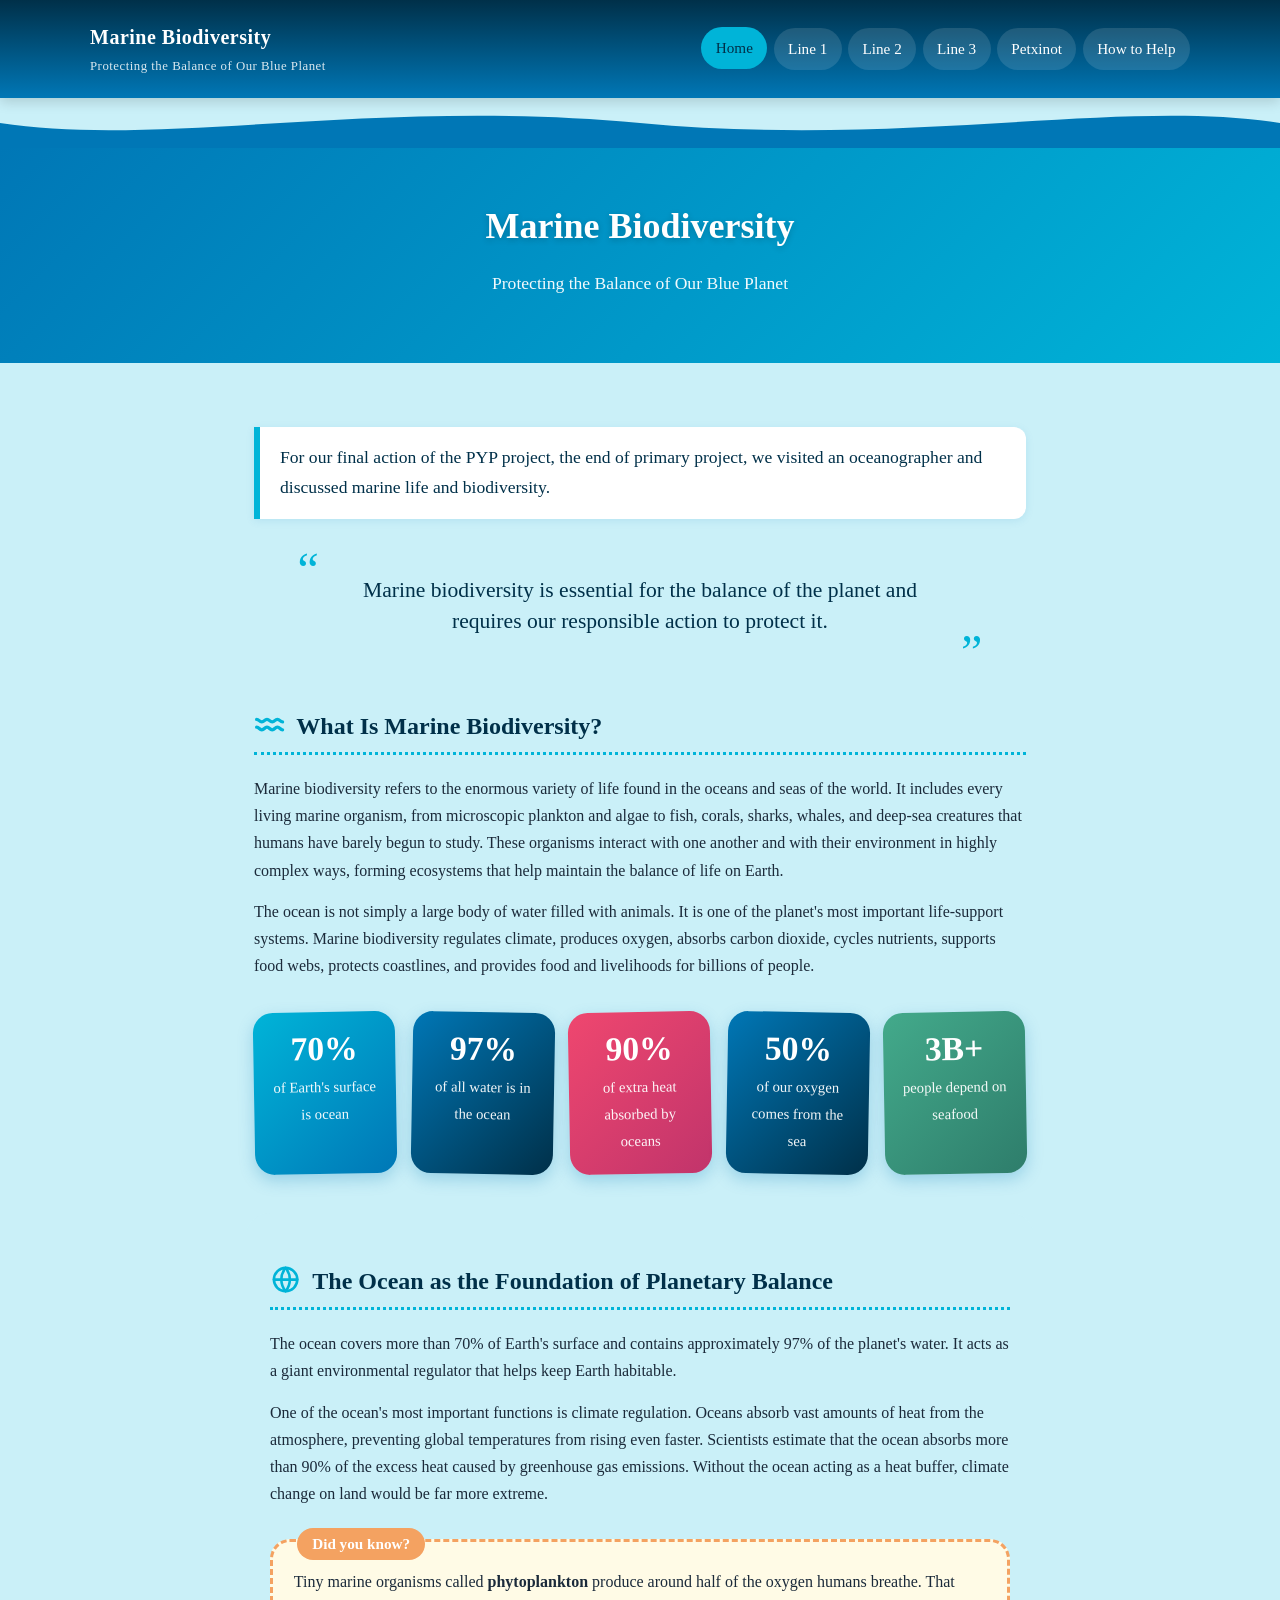
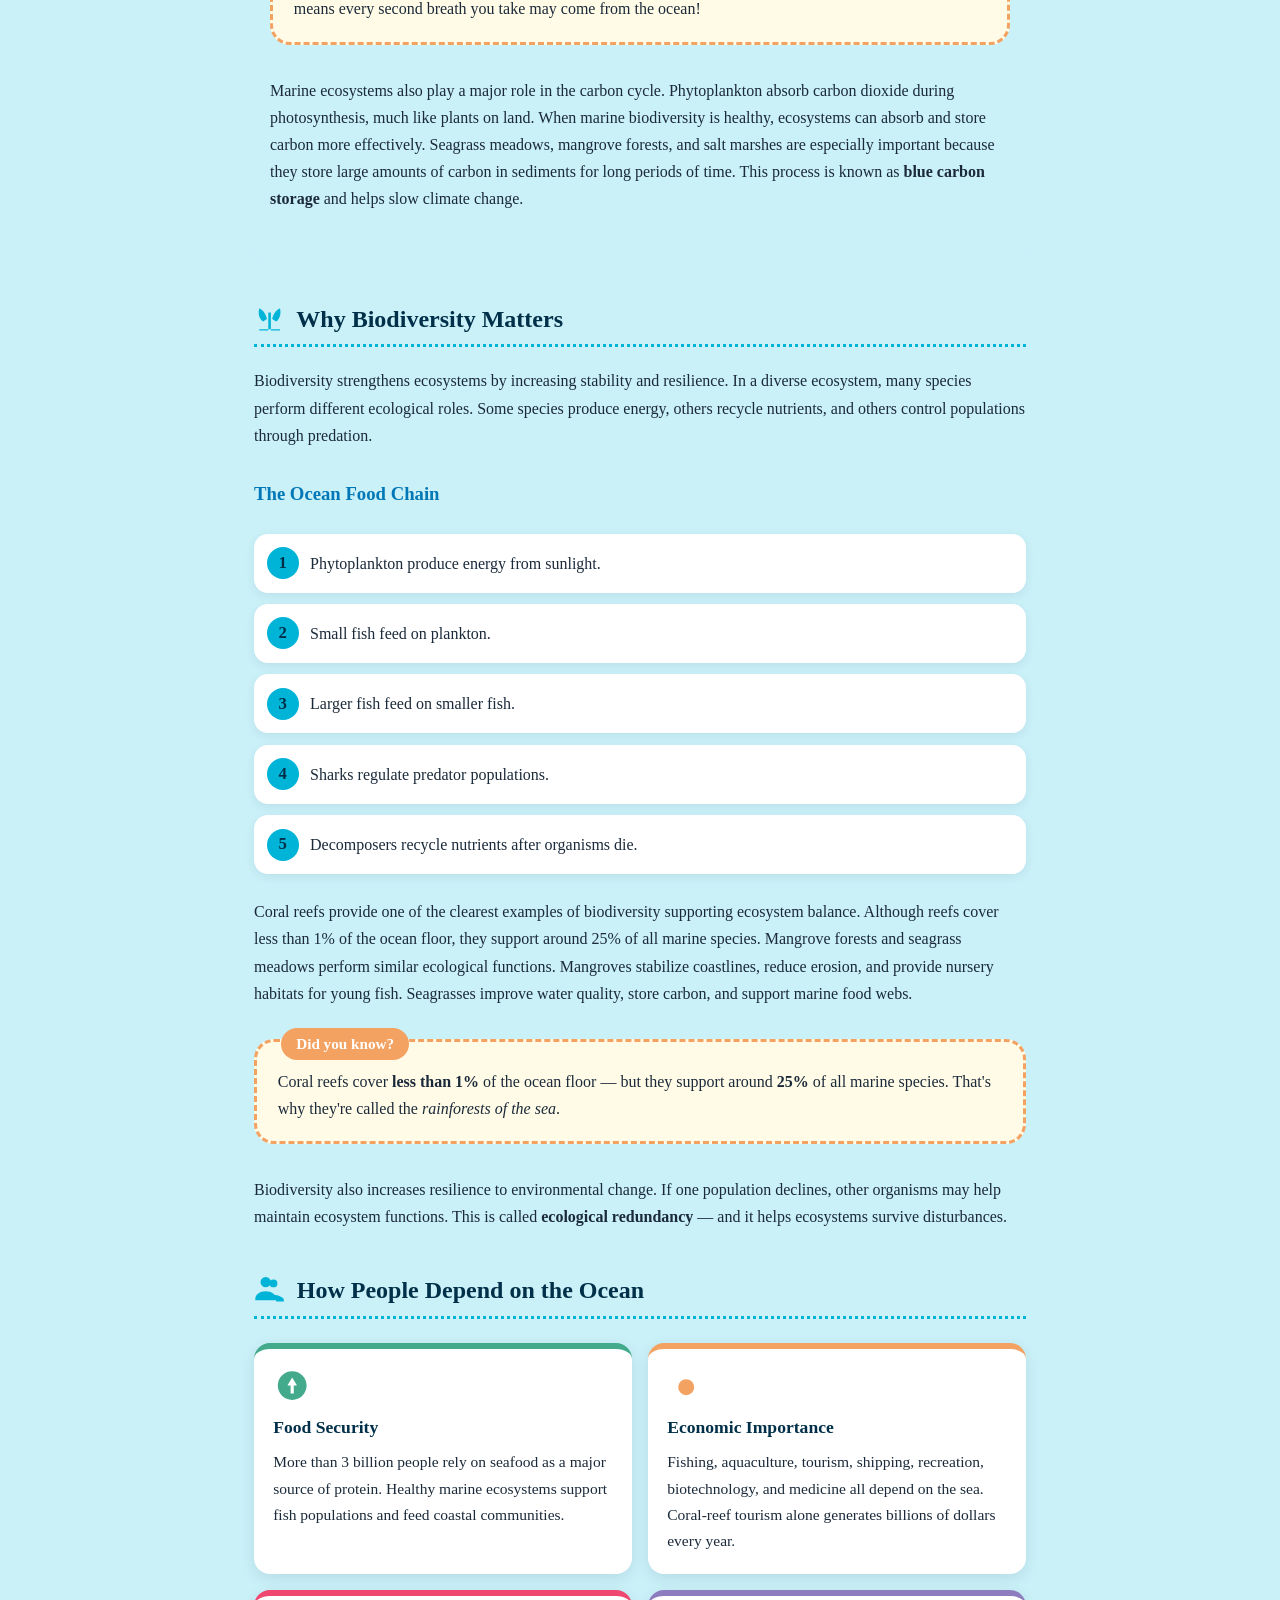
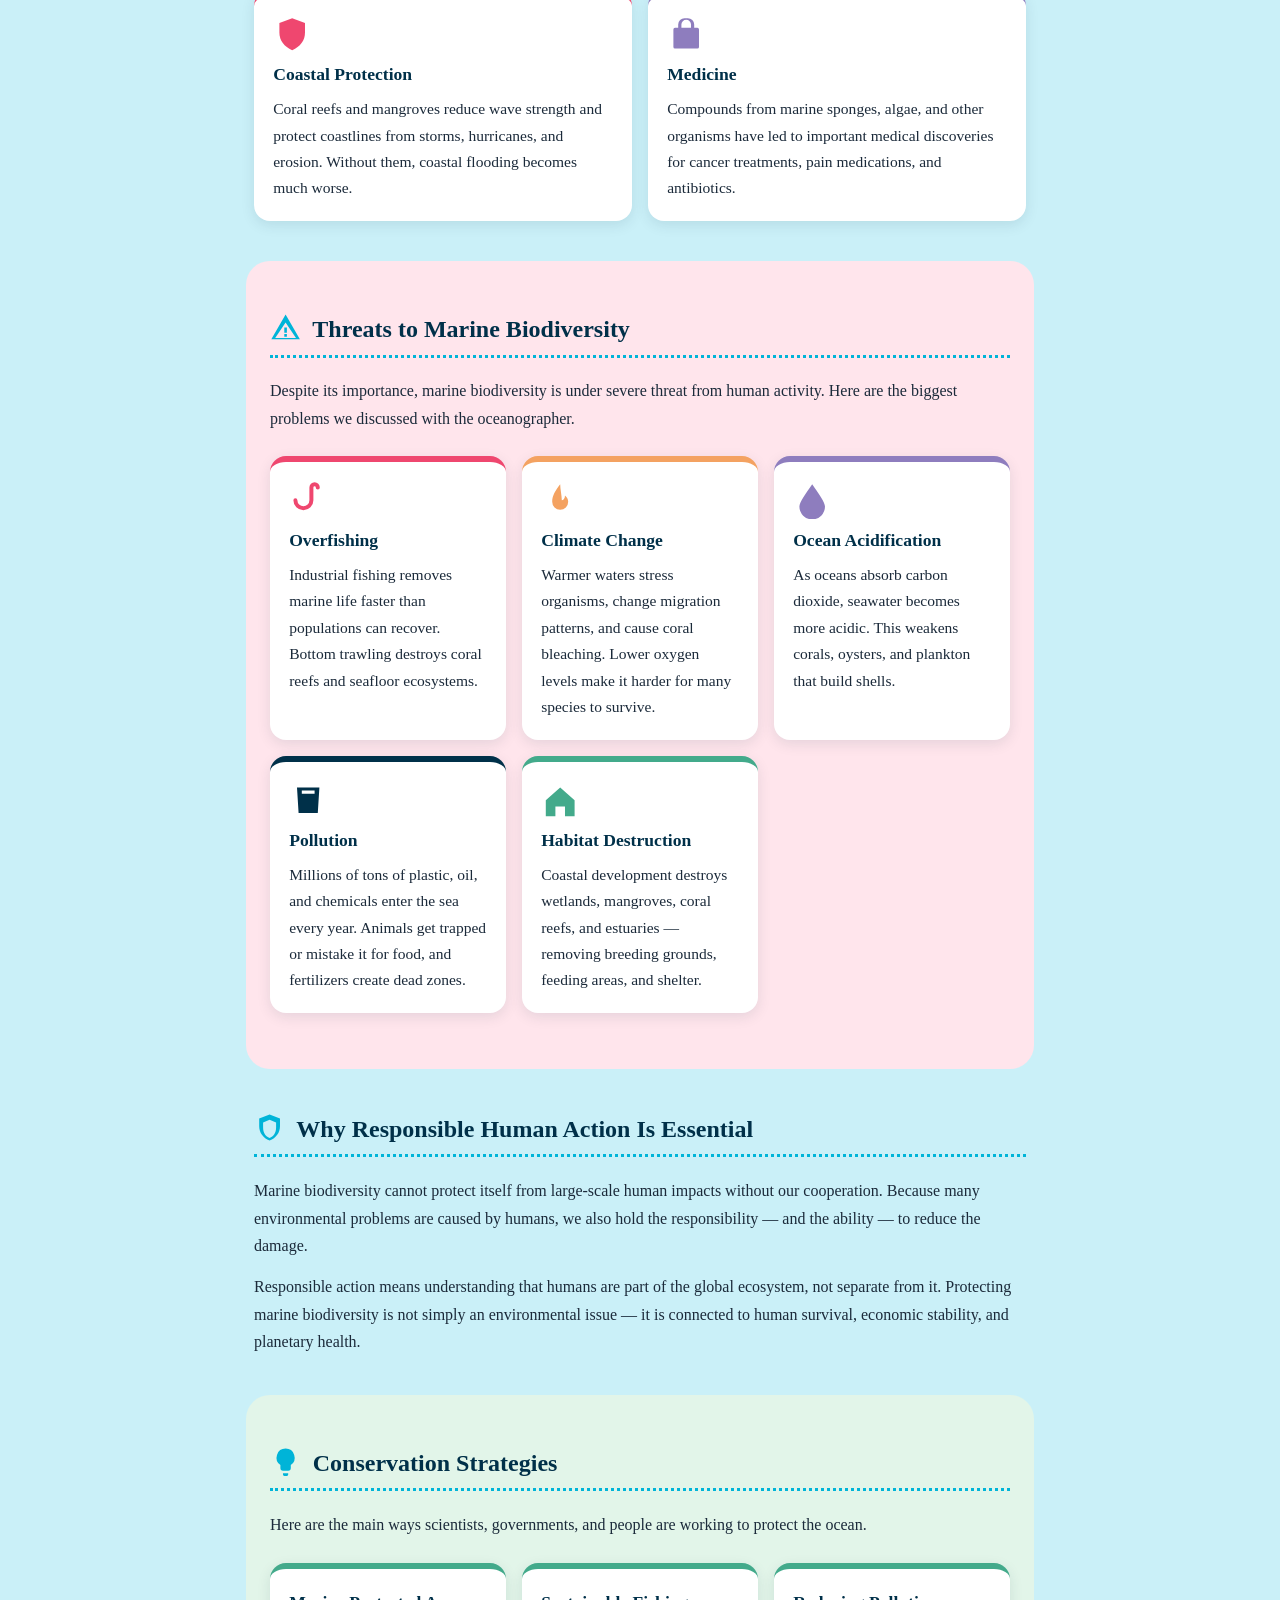
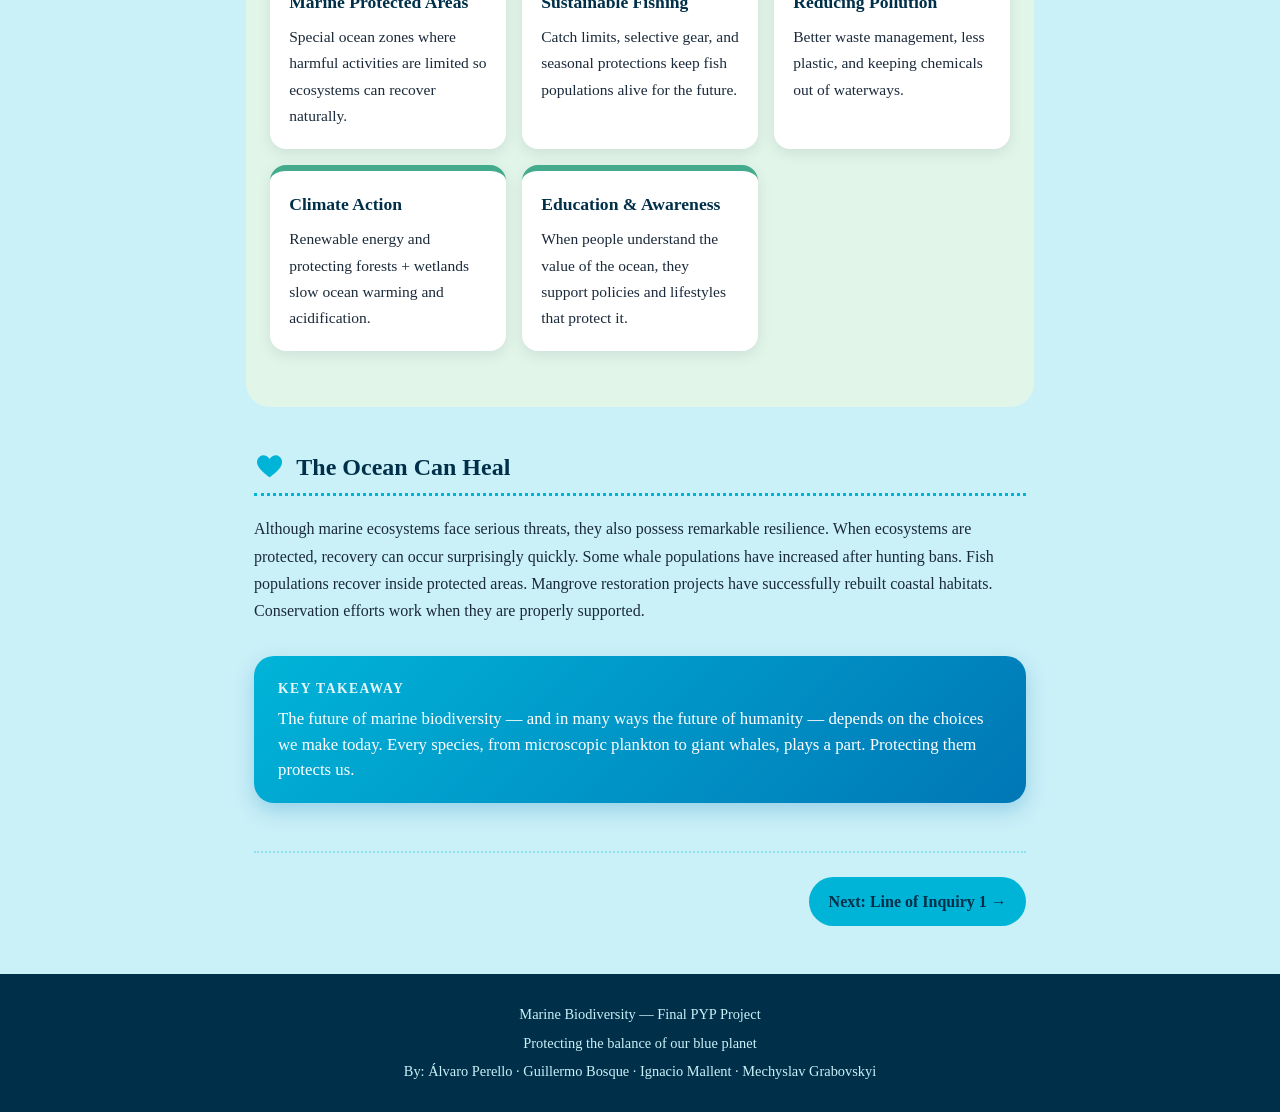
<file: index.html>
<!DOCTYPE html>
<html lang="en">
<head>
  <meta charset="UTF-8" />
  <meta name="viewport" content="width=device-width, initial-scale=1.0" />
  <title>Marine Biodiversity — Home</title>
  <link rel="stylesheet" href="css/style.css" />
</head>
<body>
  <header class="site-header">
    <div class="site-header__inner">
      <h1 class="site-title">
        <a href="index.html">
          Marine Biodiversity
          <small>Protecting the Balance of Our Blue Planet</small>
        </a>
      </h1>
      <button class="nav-toggle" aria-expanded="false" aria-controls="main-nav">Menu</button>
      <nav class="main-nav" id="main-nav" aria-label="Main">
        <ul>
          <li><a href="index.html">Home</a></li>
          <li><a href="line-of-inquiry-1.html">Line 1</a></li>
          <li><a href="line-of-inquiry-2.html">Line 2</a></li>
          <li><a href="line-of-inquiry-3.html">Line 3</a></li>
          <li><a href="petxinot.html">Petxinot</a></li>
          <li><a href="help.html">How to Help</a></li>
        </ul>
      </nav>
    </div>
  </header>
  <div class="wave" aria-hidden="true"></div>

  <section class="hero">
    <h1>Marine Biodiversity</h1>
    <p>Protecting the Balance of Our Blue Planet</p>
  </section>

  <main>
    <p class="lead">
      For our final action of the PYP project, the end of primary project, we
      visited an oceanographer and discussed marine life and biodiversity.
    </p>

    <p class="pull-quote">
      Marine biodiversity is essential for the balance of the planet and
      requires our responsible action to protect it.
    </p>

    <h2>
      <svg class="icon" viewBox="0 0 24 24" fill="none" stroke="currentColor" stroke-width="2.5" stroke-linecap="round" aria-hidden="true"><path d="M2 8c2 0 2 2 4 2s2-2 4-2 2 2 4 2 2-2 4-2 2 2 4 2"/><path d="M2 14c2 0 2 2 4 2s2-2 4-2 2 2 4 2 2-2 4-2 2 2 4 2"/></svg>
      What Is Marine Biodiversity?
    </h2>
    <p>
      Marine biodiversity refers to the enormous variety of life found in the
      oceans and seas of the world. It includes every living marine organism,
      from microscopic plankton and algae to fish, corals, sharks, whales, and
      deep-sea creatures that humans have barely begun to study. These
      organisms interact with one another and with their environment in highly
      complex ways, forming ecosystems that help maintain the balance of life
      on Earth.
    </p>
    <p>
      The ocean is not simply a large body of water filled with animals. It is
      one of the planet's most important life-support systems. Marine
      biodiversity regulates climate, produces oxygen, absorbs carbon dioxide,
      cycles nutrients, supports food webs, protects coastlines, and provides
      food and livelihoods for billions of people.
    </p>

    <div class="stat-strip">
      <div class="stat">
        <span class="stat-number">70%</span>
        <span class="stat-label">of Earth's surface is ocean</span>
      </div>
      <div class="stat">
        <span class="stat-number">97%</span>
        <span class="stat-label">of all water is in the ocean</span>
      </div>
      <div class="stat">
        <span class="stat-number">90%</span>
        <span class="stat-label">of extra heat absorbed by oceans</span>
      </div>
      <div class="stat">
        <span class="stat-number">50%</span>
        <span class="stat-label">of our oxygen comes from the sea</span>
      </div>
      <div class="stat">
        <span class="stat-number">3B+</span>
        <span class="stat-label">people depend on seafood</span>
      </div>
    </div>

    <section class="band band--foam">
      <h2>
        <svg class="icon" viewBox="0 0 24 24" fill="none" stroke="currentColor" stroke-width="2" aria-hidden="true"><circle cx="12" cy="12" r="9"/><path d="M3 12h18M12 3a14 14 0 010 18M12 3a14 14 0 000 18" stroke-linecap="round"/></svg>
        The Ocean as the Foundation of Planetary Balance
      </h2>
      <p>
        The ocean covers more than 70% of Earth's surface and contains
        approximately 97% of the planet's water. It acts as a giant
        environmental regulator that helps keep Earth habitable.
      </p>
      <p>
        One of the ocean's most important functions is climate regulation.
        Oceans absorb vast amounts of heat from the atmosphere, preventing
        global temperatures from rising even faster. Scientists estimate that
        the ocean absorbs more than 90% of the excess heat caused by
        greenhouse gas emissions. Without the ocean acting as a heat buffer,
        climate change on land would be far more extreme.
      </p>

      <div class="did-you-know">
        <p>
          Tiny marine organisms called <strong>phytoplankton</strong> produce
          around half of the oxygen humans breathe. That means every second
          breath you take may come from the ocean!
        </p>
      </div>

      <p>
        Marine ecosystems also play a major role in the carbon cycle.
        Phytoplankton absorb carbon dioxide during photosynthesis, much like
        plants on land. When marine biodiversity is healthy, ecosystems can
        absorb and store carbon more effectively. Seagrass meadows, mangrove
        forests, and salt marshes are especially important because they store
        large amounts of carbon in sediments for long periods of time. This
        process is known as <strong>blue carbon storage</strong> and helps
        slow climate change.
      </p>
    </section>

    <h2>
      <svg class="icon" viewBox="0 0 24 24" fill="currentColor" aria-hidden="true"><path d="M11 22V8h2v14h-2zM7 15c-3-2-4-6-3-10 3 1 5 4 6 8l-3 2zm10 0c3-2 4-6 3-10-3 1-5 4-6 8l3 2zM4 22h16v-1H4v1z"/></svg>
      Why Biodiversity Matters
    </h2>
    <p>
      Biodiversity strengthens ecosystems by increasing stability and
      resilience. In a diverse ecosystem, many species perform different
      ecological roles. Some species produce energy, others recycle nutrients,
      and others control populations through predation.
    </p>

    <h3>The Ocean Food Chain</h3>
    <ol class="steps">
      <li>Phytoplankton produce energy from sunlight.</li>
      <li>Small fish feed on plankton.</li>
      <li>Larger fish feed on smaller fish.</li>
      <li>Sharks regulate predator populations.</li>
      <li>Decomposers recycle nutrients after organisms die.</li>
    </ol>

    <p>
      Coral reefs provide one of the clearest examples of biodiversity
      supporting ecosystem balance. Although reefs cover less than 1% of the
      ocean floor, they support around 25% of all marine species. Mangrove
      forests and seagrass meadows perform similar ecological functions.
      Mangroves stabilize coastlines, reduce erosion, and provide nursery
      habitats for young fish. Seagrasses improve water quality, store carbon,
      and support marine food webs.
    </p>

    <div class="did-you-know">
      <p>
        Coral reefs cover <strong>less than 1%</strong> of the ocean floor —
        but they support around <strong>25%</strong> of all marine species.
        That's why they're called the <em>rainforests of the sea</em>.
      </p>
    </div>

    <p>
      Biodiversity also increases resilience to environmental change. If one
      population declines, other organisms may help maintain ecosystem
      functions. This is called <strong>ecological redundancy</strong> — and
      it helps ecosystems survive disturbances.
    </p>

    <h2>
      <svg class="icon" viewBox="0 0 24 24" fill="currentColor" aria-hidden="true"><path d="M9 11a4 4 0 100-8 4 4 0 000 8zm6 0a3 3 0 100-6 3 3 0 000 6zM1 20c0-3.5 3.5-6 8-6s8 2.5 8 6v1H1v-1zm14-3c3.5 0 8 1.5 8 4v1h-6v-1c0-1.5-.6-2.7-1.5-3.7l-.5-.3z"/></svg>
      How People Depend on the Ocean
    </h2>

    <div class="topic-grid topic-grid--2up">
      <article class="topic topic--mint">
        <svg class="topic-icon" viewBox="0 0 24 24" fill="currentColor" aria-hidden="true"><path d="M12 2C7 2 3 6 3 11s4 9 9 9 9-4 9-9-4-9-9-9zm0 4l3 5h-2v5h-2v-5H9l3-5z"/></svg>
        <h3>Food Security</h3>
        <p>More than 3 billion people rely on seafood as a major source of protein. Healthy marine ecosystems support fish populations and feed coastal communities.</p>
      </article>
      <article class="topic topic--sun">
        <svg class="topic-icon" viewBox="0 0 24 24" fill="currentColor" aria-hidden="true"><path d="M12 2v3M4.2 4.2l2.1 2.1M2 12h3M4.2 19.8l2.1-2.1M12 19v3M19.8 19.8l-2.1-2.1M19 12h3M19.8 4.2l-2.1 2.1M12 7a5 5 0 100 10 5 5 0 000-10z"/></svg>
        <h3>Economic Importance</h3>
        <p>Fishing, aquaculture, tourism, shipping, recreation, biotechnology, and medicine all depend on the sea. Coral-reef tourism alone generates billions of dollars every year.</p>
      </article>
      <article class="topic topic--coral">
        <svg class="topic-icon" viewBox="0 0 24 24" fill="currentColor" aria-hidden="true"><path d="M12 2L4 5v6c0 5 3 9 8 11 5-2 8-6 8-11V5l-8-3z"/></svg>
        <h3>Coastal Protection</h3>
        <p>Coral reefs and mangroves reduce wave strength and protect coastlines from storms, hurricanes, and erosion. Without them, coastal flooding becomes much worse.</p>
      </article>
      <article class="topic topic--plum">
        <svg class="topic-icon" viewBox="0 0 24 24" fill="currentColor" aria-hidden="true"><path d="M19 8h-2V6a4 4 0 00-4-4h-2a4 4 0 00-4 4v2H5a1 1 0 00-1 1v11a1 1 0 001 1h14a1 1 0 001-1V9a1 1 0 00-1-1zM9 6a3 3 0 016 0v2H9V6z"/></svg>
        <h3>Medicine</h3>
        <p>Compounds from marine sponges, algae, and other organisms have led to important medical discoveries for cancer treatments, pain medications, and antibiotics.</p>
      </article>
    </div>

    <section class="band band--pink">
      <h2>
        <svg class="icon" viewBox="0 0 24 24" fill="currentColor" aria-hidden="true"><path d="M12 2L1 21h22L12 2zm0 6l8 12H4l8-12zm-1 4v4h2v-4h-2zm0 5v2h2v-2h-2z"/></svg>
        Threats to Marine Biodiversity
      </h2>
      <p>
        Despite its importance, marine biodiversity is under severe threat
        from human activity. Here are the biggest problems we discussed with
        the oceanographer.
      </p>

      <div class="topic-grid">
        <article class="topic topic--coral">
          <svg class="topic-icon" viewBox="0 0 24 24" fill="none" stroke="currentColor" stroke-width="2.5" stroke-linecap="round" aria-hidden="true"><path d="M14 4v8a5 5 0 11-10 0M14 4a2 2 0 014 0"/></svg>
          <h3>Overfishing</h3>
          <p>Industrial fishing removes marine life faster than populations can recover. Bottom trawling destroys coral reefs and seafloor ecosystems.</p>
        </article>
        <article class="topic topic--sun">
          <svg class="topic-icon" viewBox="0 0 24 24" fill="currentColor" aria-hidden="true"><path d="M12 2C9 6 7 9 7 13a5 5 0 0010 0c0-2-1-3-2-4 0 2-1 3-2 3 0-3-1-7-1-10z"/></svg>
          <h3>Climate Change</h3>
          <p>Warmer waters stress organisms, change migration patterns, and cause coral bleaching. Lower oxygen levels make it harder for many species to survive.</p>
        </article>
        <article class="topic topic--plum">
          <svg class="topic-icon" viewBox="0 0 24 24" fill="currentColor" aria-hidden="true"><path d="M12 2C8 8 4 13 4 16a8 8 0 0016 0c0-3-4-8-8-14z"/></svg>
          <h3>Ocean Acidification</h3>
          <p>As oceans absorb carbon dioxide, seawater becomes more acidic. This weakens corals, oysters, and plankton that build shells.</p>
        </article>
        <article class="topic topic--deep">
          <svg class="topic-icon" viewBox="0 0 24 24" fill="currentColor" aria-hidden="true"><path d="M5 4h14l-1 16H6L5 4zm3 2v2h8V6H8z"/></svg>
          <h3>Pollution</h3>
          <p>Millions of tons of plastic, oil, and chemicals enter the sea every year. Animals get trapped or mistake it for food, and fertilizers create dead zones.</p>
        </article>
        <article class="topic topic--mint">
          <svg class="topic-icon" viewBox="0 0 24 24" fill="currentColor" aria-hidden="true"><path d="M3 22V12l9-8 9 8v10h-6v-6h-6v6H3z"/></svg>
          <h3>Habitat Destruction</h3>
          <p>Coastal development destroys wetlands, mangroves, coral reefs, and estuaries — removing breeding grounds, feeding areas, and shelter.</p>
        </article>
      </div>
    </section>

    <h2>
      <svg class="icon" viewBox="0 0 24 24" fill="currentColor" aria-hidden="true"><path d="M12 2L4 5v6c0 5 3 9 8 11 5-2 8-6 8-11V5l-8-3zm0 4l5 2v4c0 4-2 7-5 8-3-1-5-4-5-8V8l5-2z"/></svg>
      Why Responsible Human Action Is Essential
    </h2>
    <p>
      Marine biodiversity cannot protect itself from large-scale human impacts
      without our cooperation. Because many environmental problems are caused
      by humans, we also hold the responsibility — and the ability — to
      reduce the damage.
    </p>
    <p>
      Responsible action means understanding that humans are part of the
      global ecosystem, not separate from it. Protecting marine biodiversity
      is not simply an environmental issue — it is connected to human
      survival, economic stability, and planetary health.
    </p>

    <section class="band band--mint">
      <h2>
        <svg class="icon" viewBox="0 0 24 24" fill="currentColor" aria-hidden="true"><path d="M12 2a7 7 0 00-4 12.7V17a2 2 0 002 2h4a2 2 0 002-2v-2.3A7 7 0 0012 2zm-2 19h4v1a1 1 0 01-1 1h-2a1 1 0 01-1-1v-1z"/></svg>
        Conservation Strategies
      </h2>
      <p>Here are the main ways scientists, governments, and people are working to protect the ocean.</p>

      <div class="topic-grid">
        <article class="topic topic--mint">
          <h3>Marine Protected Areas</h3>
          <p>Special ocean zones where harmful activities are limited so ecosystems can recover naturally.</p>
        </article>
        <article class="topic topic--mint">
          <h3>Sustainable Fishing</h3>
          <p>Catch limits, selective gear, and seasonal protections keep fish populations alive for the future.</p>
        </article>
        <article class="topic topic--mint">
          <h3>Reducing Pollution</h3>
          <p>Better waste management, less plastic, and keeping chemicals out of waterways.</p>
        </article>
        <article class="topic topic--mint">
          <h3>Climate Action</h3>
          <p>Renewable energy and protecting forests + wetlands slow ocean warming and acidification.</p>
        </article>
        <article class="topic topic--mint">
          <h3>Education & Awareness</h3>
          <p>When people understand the value of the ocean, they support policies and lifestyles that protect it.</p>
        </article>
      </div>
    </section>

    <h2>
      <svg class="icon" viewBox="0 0 24 24" fill="currentColor" aria-hidden="true"><path d="M12 21s-7-4.5-9-9c-2-4 1-8 4-8 2 0 4 1 5 3 1-2 3-3 5-3 3 0 6 4 4 8-2 4.5-9 9-9 9z"/></svg>
      The Ocean Can Heal
    </h2>
    <p>
      Although marine ecosystems face serious threats, they also possess
      remarkable resilience. When ecosystems are protected, recovery can
      occur surprisingly quickly. Some whale populations have increased
      after hunting bans. Fish populations recover inside protected areas.
      Mangrove restoration projects have successfully rebuilt coastal
      habitats. Conservation efforts work when they are properly supported.
    </p>

    <div class="takeaway">
      <strong>Key Takeaway</strong>
      <p>
        The future of marine biodiversity — and in many ways the future of
        humanity — depends on the choices we make today. Every species, from
        microscopic plankton to giant whales, plays a part. Protecting them
        protects us.
      </p>
    </div>

    <nav class="page-nav" aria-label="Page">
      <span></span>
      <a href="line-of-inquiry-1.html">Next: Line of Inquiry 1 →</a>
    </nav>
  </main>

  <footer class="site-footer">
    <p>Marine Biodiversity — Final PYP Project</p>
    <p>Protecting the balance of our blue planet</p>
    <p>By: Álvaro Perello · Guillermo Bosque · Ignacio Mallent · Mechyslav Grabovskyi</p>
  </footer>

  <script src="js/main.js"></script>
</body>
</html>
</file>
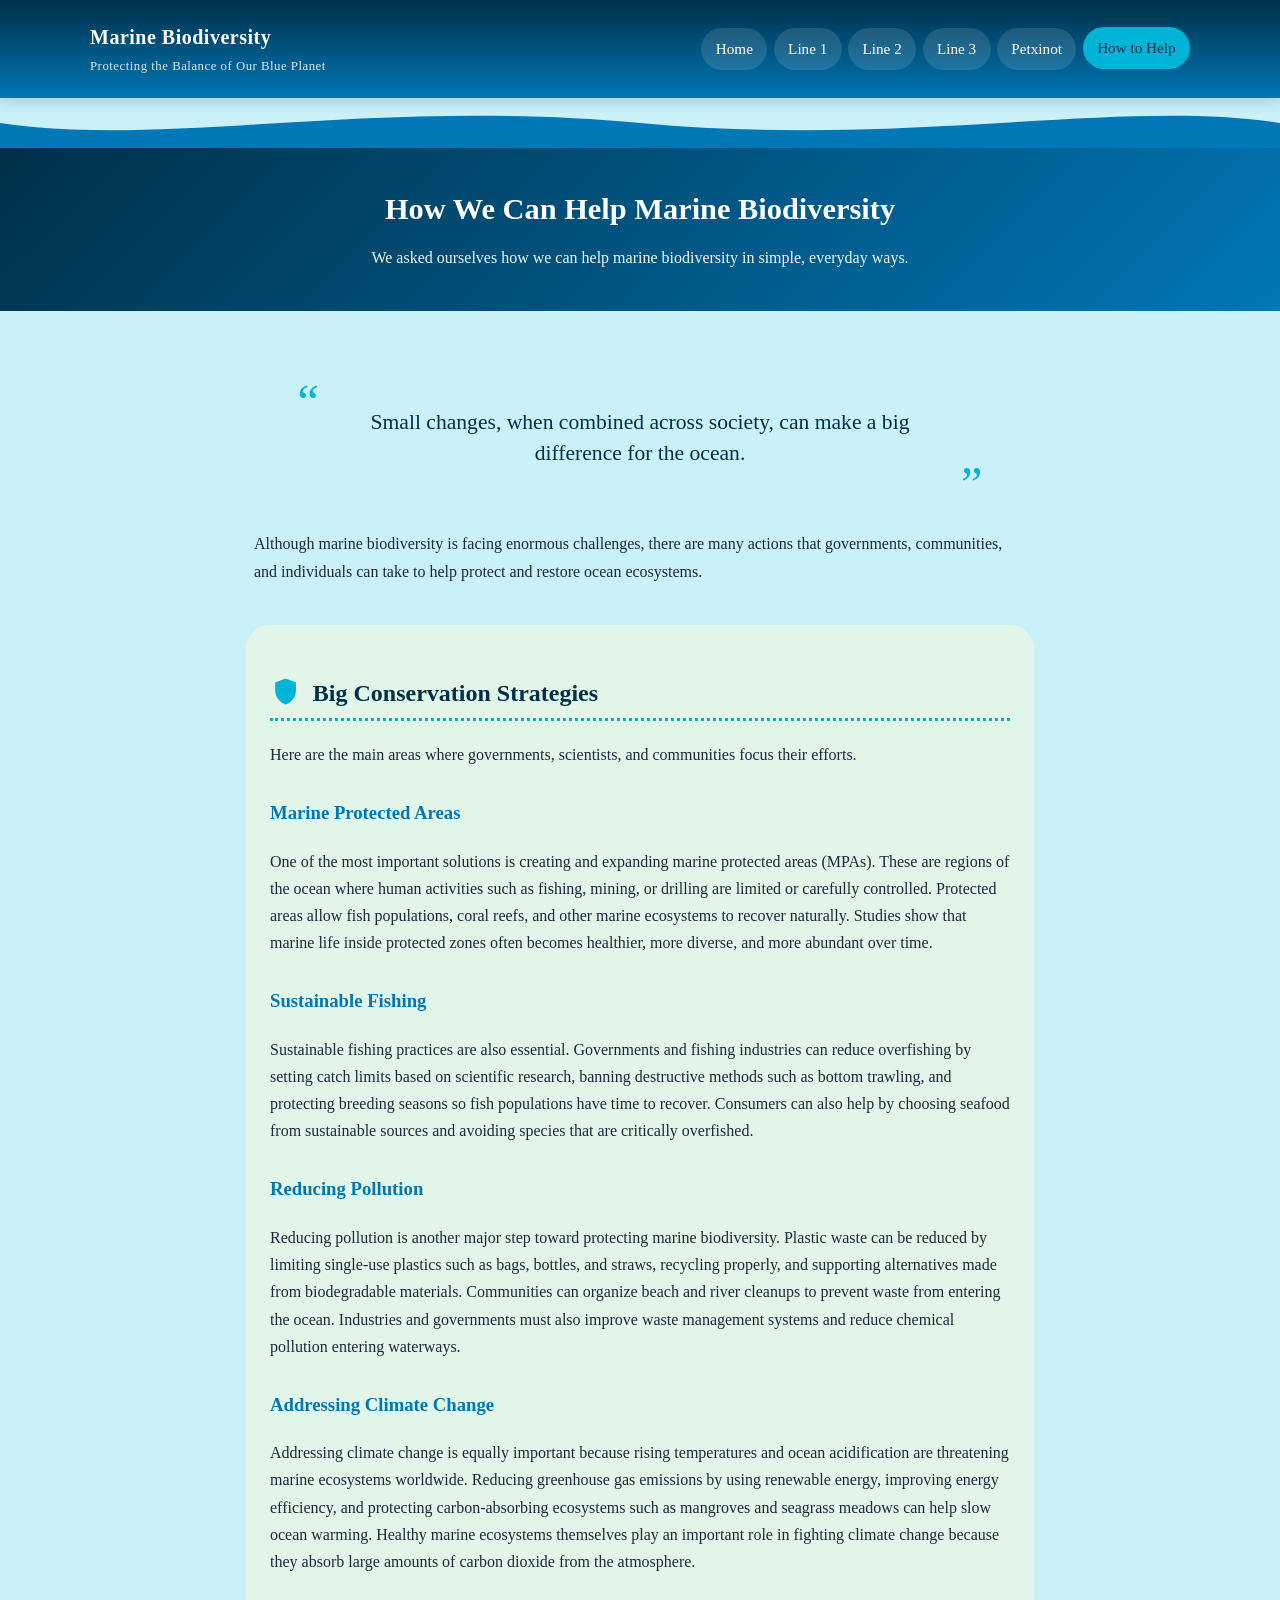
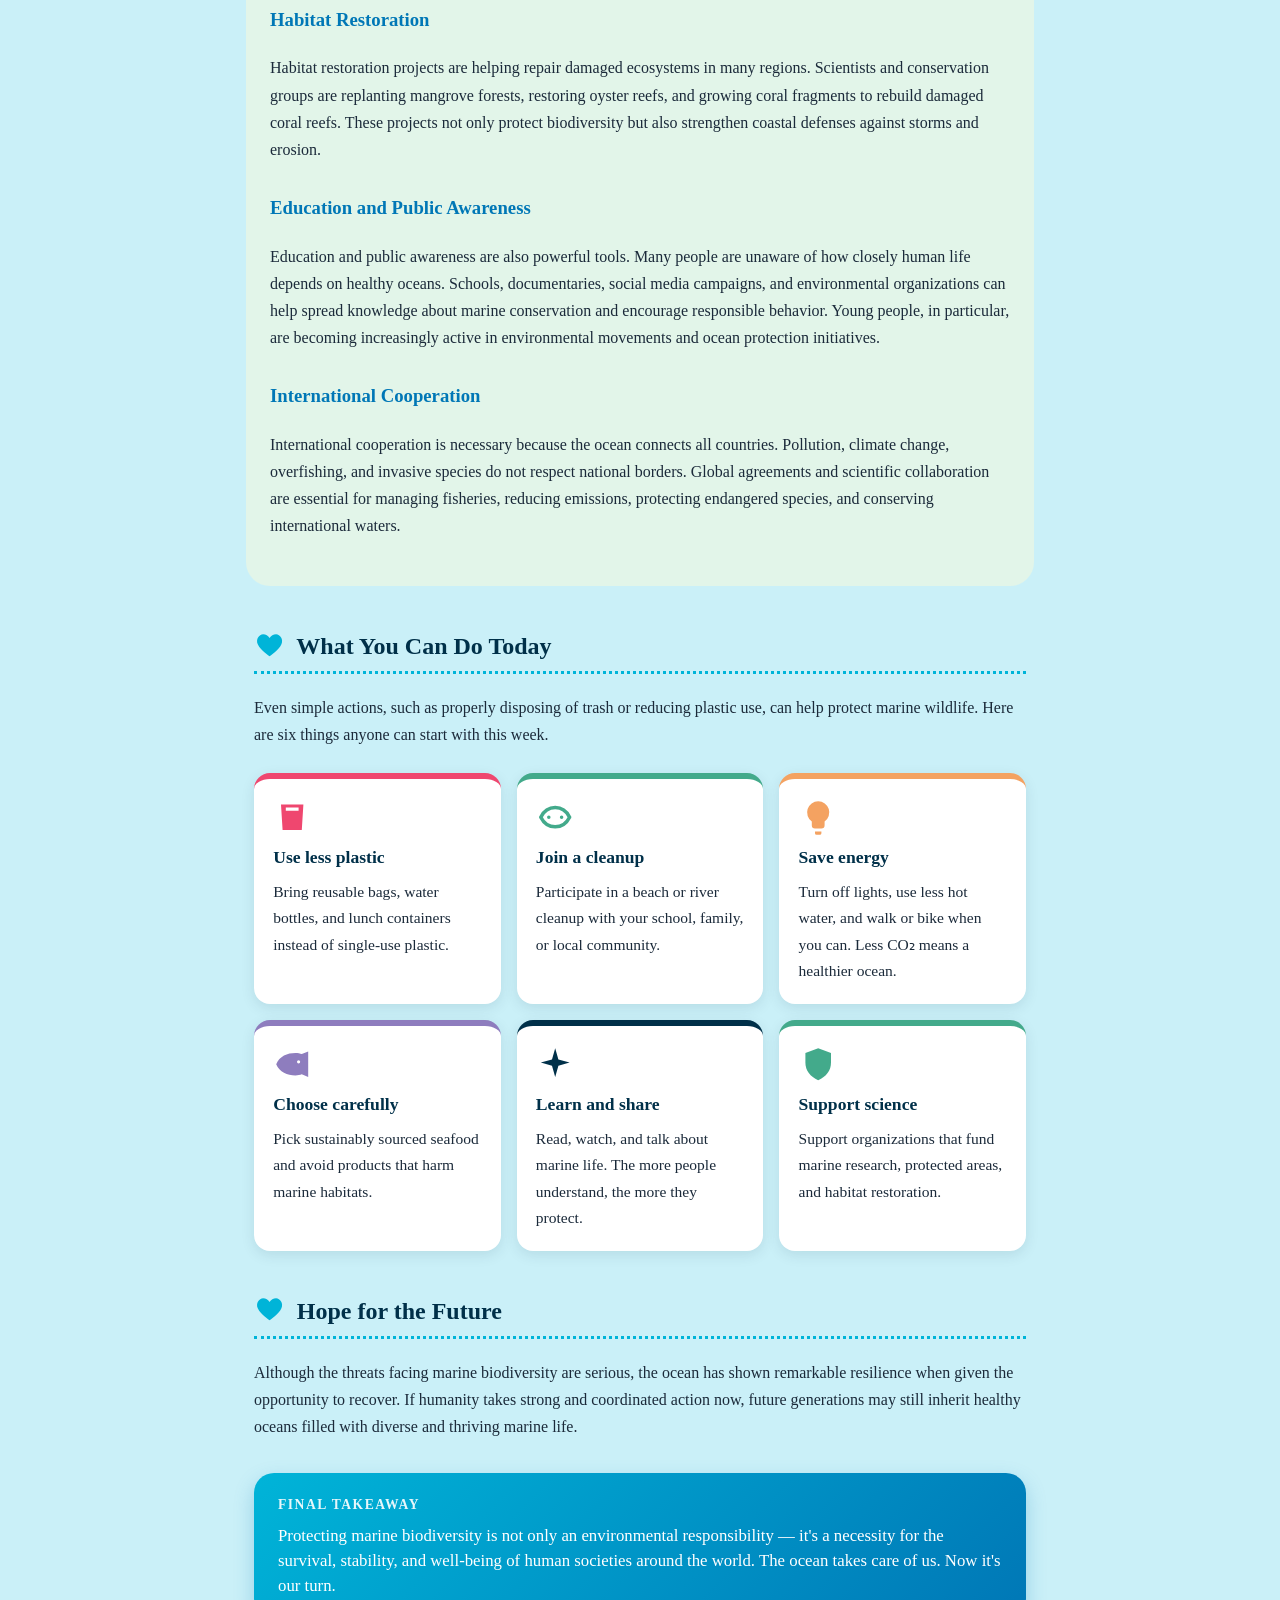
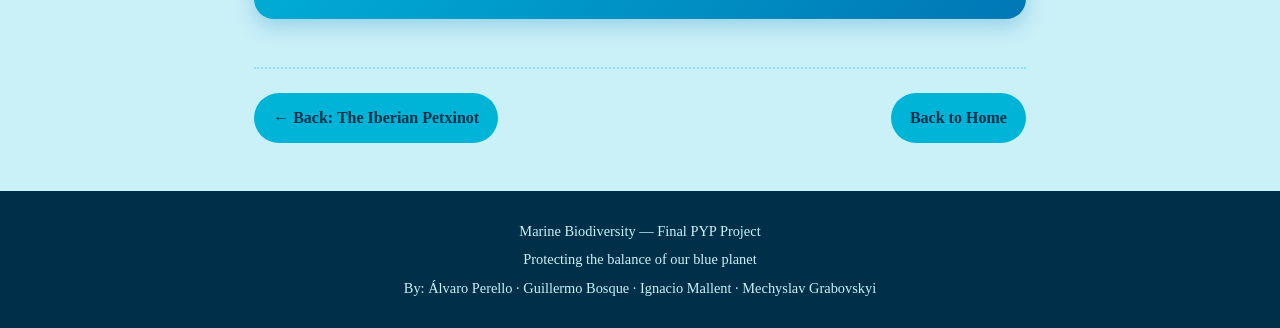
<file: help.html>
<!DOCTYPE html>
<html lang="en">
<head>
  <meta charset="UTF-8" />
  <meta name="viewport" content="width=device-width, initial-scale=1.0" />
  <title>How We Can Help Marine Biodiversity</title>
  <link rel="stylesheet" href="css/style.css" />
</head>
<body>
  <header class="site-header">
    <div class="site-header__inner">
      <h1 class="site-title">
        <a href="index.html">
          Marine Biodiversity
          <small>Protecting the Balance of Our Blue Planet</small>
        </a>
      </h1>
      <button class="nav-toggle" aria-expanded="false" aria-controls="main-nav">Menu</button>
      <nav class="main-nav" id="main-nav" aria-label="Main">
        <ul>
          <li><a href="index.html">Home</a></li>
          <li><a href="line-of-inquiry-1.html">Line 1</a></li>
          <li><a href="line-of-inquiry-2.html">Line 2</a></li>
          <li><a href="line-of-inquiry-3.html">Line 3</a></li>
          <li><a href="petxinot.html">Petxinot</a></li>
          <li><a href="help.html">How to Help</a></li>
        </ul>
      </nav>
    </div>
  </header>
  <div class="wave" aria-hidden="true"></div>

  <section class="page-intro">
    <h1>How We Can Help Marine Biodiversity</h1>
    <p>We asked ourselves how we can help marine biodiversity in simple, everyday ways.</p>
  </section>

  <main>
    <p class="pull-quote">
      Small changes, when combined across society, can make a big
      difference for the ocean.
    </p>

    <p>
      Although marine biodiversity is facing enormous challenges, there are
      many actions that governments, communities, and individuals can take
      to help protect and restore ocean ecosystems.
    </p>

    <section class="band band--mint">
    <h2>
      <svg class="icon" viewBox="0 0 24 24" fill="currentColor" aria-hidden="true"><path d="M12 2L4 5v6c0 5 3 9 8 11 5-2 8-6 8-11V5l-8-3z"/></svg>
      Big Conservation Strategies
    </h2>
    <p>Here are the main areas where governments, scientists, and communities focus their efforts.</p>

    <h3>Marine Protected Areas</h3>
    <p>
      One of the most important solutions is creating and expanding marine
      protected areas (MPAs). These are regions of the ocean where human
      activities such as fishing, mining, or drilling are limited or
      carefully controlled. Protected areas allow fish populations, coral
      reefs, and other marine ecosystems to recover naturally. Studies show
      that marine life inside protected zones often becomes healthier, more
      diverse, and more abundant over time.
    </p>

    <h3>Sustainable Fishing</h3>
    <p>
      Sustainable fishing practices are also essential. Governments and
      fishing industries can reduce overfishing by setting catch limits
      based on scientific research, banning destructive methods such as
      bottom trawling, and protecting breeding seasons so fish populations
      have time to recover. Consumers can also help by choosing seafood
      from sustainable sources and avoiding species that are critically
      overfished.
    </p>

    <h3>Reducing Pollution</h3>
    <p>
      Reducing pollution is another major step toward protecting marine
      biodiversity. Plastic waste can be reduced by limiting single-use
      plastics such as bags, bottles, and straws, recycling properly, and
      supporting alternatives made from biodegradable materials. Communities
      can organize beach and river cleanups to prevent waste from entering
      the ocean. Industries and governments must also improve waste
      management systems and reduce chemical pollution entering waterways.
    </p>

    <h3>Addressing Climate Change</h3>
    <p>
      Addressing climate change is equally important because rising
      temperatures and ocean acidification are threatening marine
      ecosystems worldwide. Reducing greenhouse gas emissions by using
      renewable energy, improving energy efficiency, and protecting
      carbon-absorbing ecosystems such as mangroves and seagrass meadows
      can help slow ocean warming. Healthy marine ecosystems themselves
      play an important role in fighting climate change because they
      absorb large amounts of carbon dioxide from the atmosphere.
    </p>

    <h3>Habitat Restoration</h3>
    <p>
      Habitat restoration projects are helping repair damaged ecosystems
      in many regions. Scientists and conservation groups are replanting
      mangrove forests, restoring oyster reefs, and growing coral
      fragments to rebuild damaged coral reefs. These projects not only
      protect biodiversity but also strengthen coastal defenses against
      storms and erosion.
    </p>

    <h3>Education and Public Awareness</h3>
    <p>
      Education and public awareness are also powerful tools. Many people
      are unaware of how closely human life depends on healthy oceans.
      Schools, documentaries, social media campaigns, and environmental
      organizations can help spread knowledge about marine conservation
      and encourage responsible behavior. Young people, in particular, are
      becoming increasingly active in environmental movements and ocean
      protection initiatives.
    </p>

    <h3>International Cooperation</h3>
    <p>
      International cooperation is necessary because the ocean connects
      all countries. Pollution, climate change, overfishing, and invasive
      species do not respect national borders. Global agreements and
      scientific collaboration are essential for managing fisheries,
      reducing emissions, protecting endangered species, and conserving
      international waters.
    </p>
    </section>

    <h2>
      <svg class="icon" viewBox="0 0 24 24" fill="currentColor" aria-hidden="true"><path d="M12 21s-7-4.5-9-9c-2-4 1-8 4-8 2 0 4 1 5 3 1-2 3-3 5-3 3 0 6 4 4 8-2 4.5-9 9-9 9z"/></svg>
      What You Can Do Today
    </h2>
    <p>
      Even simple actions, such as properly disposing of trash or reducing
      plastic use, can help protect marine wildlife. Here are six things
      anyone can start with this week.
    </p>

    <div class="topic-grid">
      <article class="topic topic--coral">
        <svg class="topic-icon" viewBox="0 0 24 24" fill="currentColor" aria-hidden="true"><path d="M5 4h14l-1 16H6L5 4zm3 2v2h8V6H8z"/></svg>
        <h3>Use less plastic</h3>
        <p>Bring reusable bags, water bottles, and lunch containers instead of single-use plastic.</p>
      </article>
      <article class="topic topic--mint">
        <svg class="topic-icon" viewBox="0 0 24 24" fill="none" stroke="currentColor" stroke-width="2.2" stroke-linecap="round" aria-hidden="true"><path d="M3 12c4-8 14-8 18 0M3 12c4 8 14 8 18 0M8 12h.01M16 12h.01"/></svg>
        <h3>Join a cleanup</h3>
        <p>Participate in a beach or river cleanup with your school, family, or local community.</p>
      </article>
      <article class="topic topic--sun">
        <svg class="topic-icon" viewBox="0 0 24 24" fill="currentColor" aria-hidden="true"><path d="M12 2a7 7 0 00-4 12.7V17a2 2 0 002 2h4a2 2 0 002-2v-2.3A7 7 0 0012 2zm-2 19h4v1a1 1 0 01-1 1h-2a1 1 0 01-1-1v-1z"/></svg>
        <h3>Save energy</h3>
        <p>Turn off lights, use less hot water, and walk or bike when you can. Less CO₂ means a healthier ocean.</p>
      </article>
      <article class="topic topic--plum">
        <svg class="topic-icon" viewBox="0 0 24 24" fill="currentColor" aria-hidden="true"><path d="M2 12c2-5 7-7 12-7 1.5 0 3 .3 4 .7L22 4v16l-4-1.7c-1 .4-2.5.7-4 .7-5 0-10-2-12-7zm14-.5a1 1 0 100-2 1 1 0 000 2z"/></svg>
        <h3>Choose carefully</h3>
        <p>Pick sustainably sourced seafood and avoid products that harm marine habitats.</p>
      </article>
      <article class="topic topic--deep">
        <svg class="topic-icon" viewBox="0 0 24 24" fill="currentColor" aria-hidden="true"><path d="M12 2l2 7 7 2-7 2-2 7-2-7-7-2 7-2 2-7z"/></svg>
        <h3>Learn and share</h3>
        <p>Read, watch, and talk about marine life. The more people understand, the more they protect.</p>
      </article>
      <article class="topic topic--mint">
        <svg class="topic-icon" viewBox="0 0 24 24" fill="currentColor" aria-hidden="true"><path d="M12 2L4 5v6c0 5 3 9 8 11 5-2 8-6 8-11V5l-8-3z"/></svg>
        <h3>Support science</h3>
        <p>Support organizations that fund marine research, protected areas, and habitat restoration.</p>
      </article>
    </div>

    <h2>
      <svg class="icon" viewBox="0 0 24 24" fill="currentColor" aria-hidden="true"><path d="M12 21s-7-4.5-9-9c-2-4 1-8 4-8 2 0 4 1 5 3 1-2 3-3 5-3 3 0 6 4 4 8-2 4.5-9 9-9 9z"/></svg>
      Hope for the Future
    </h2>
    <p>
      Although the threats facing marine biodiversity are serious, the ocean
      has shown remarkable resilience when given the opportunity to recover.
      If humanity takes strong and coordinated action now, future generations
      may still inherit healthy oceans filled with diverse and thriving marine
      life.
    </p>

    <div class="takeaway">
      <strong>Final Takeaway</strong>
      <p>
        Protecting marine biodiversity is not only an environmental
        responsibility — it's a necessity for the survival, stability, and
        well-being of human societies around the world. The ocean takes care
        of us. Now it's our turn.
      </p>
    </div>

    <nav class="page-nav" aria-label="Page">
      <a href="petxinot.html">← Back: The Iberian Petxinot</a>
      <a href="index.html">Back to Home</a>
    </nav>
  </main>

  <footer class="site-footer">
    <p>Marine Biodiversity — Final PYP Project</p>
    <p>Protecting the balance of our blue planet</p>
    <p>By: Álvaro Perello · Guillermo Bosque · Ignacio Mallent · Mechyslav Grabovskyi</p>
  </footer>

  <script src="js/main.js"></script>
</body>
</html>
</file>
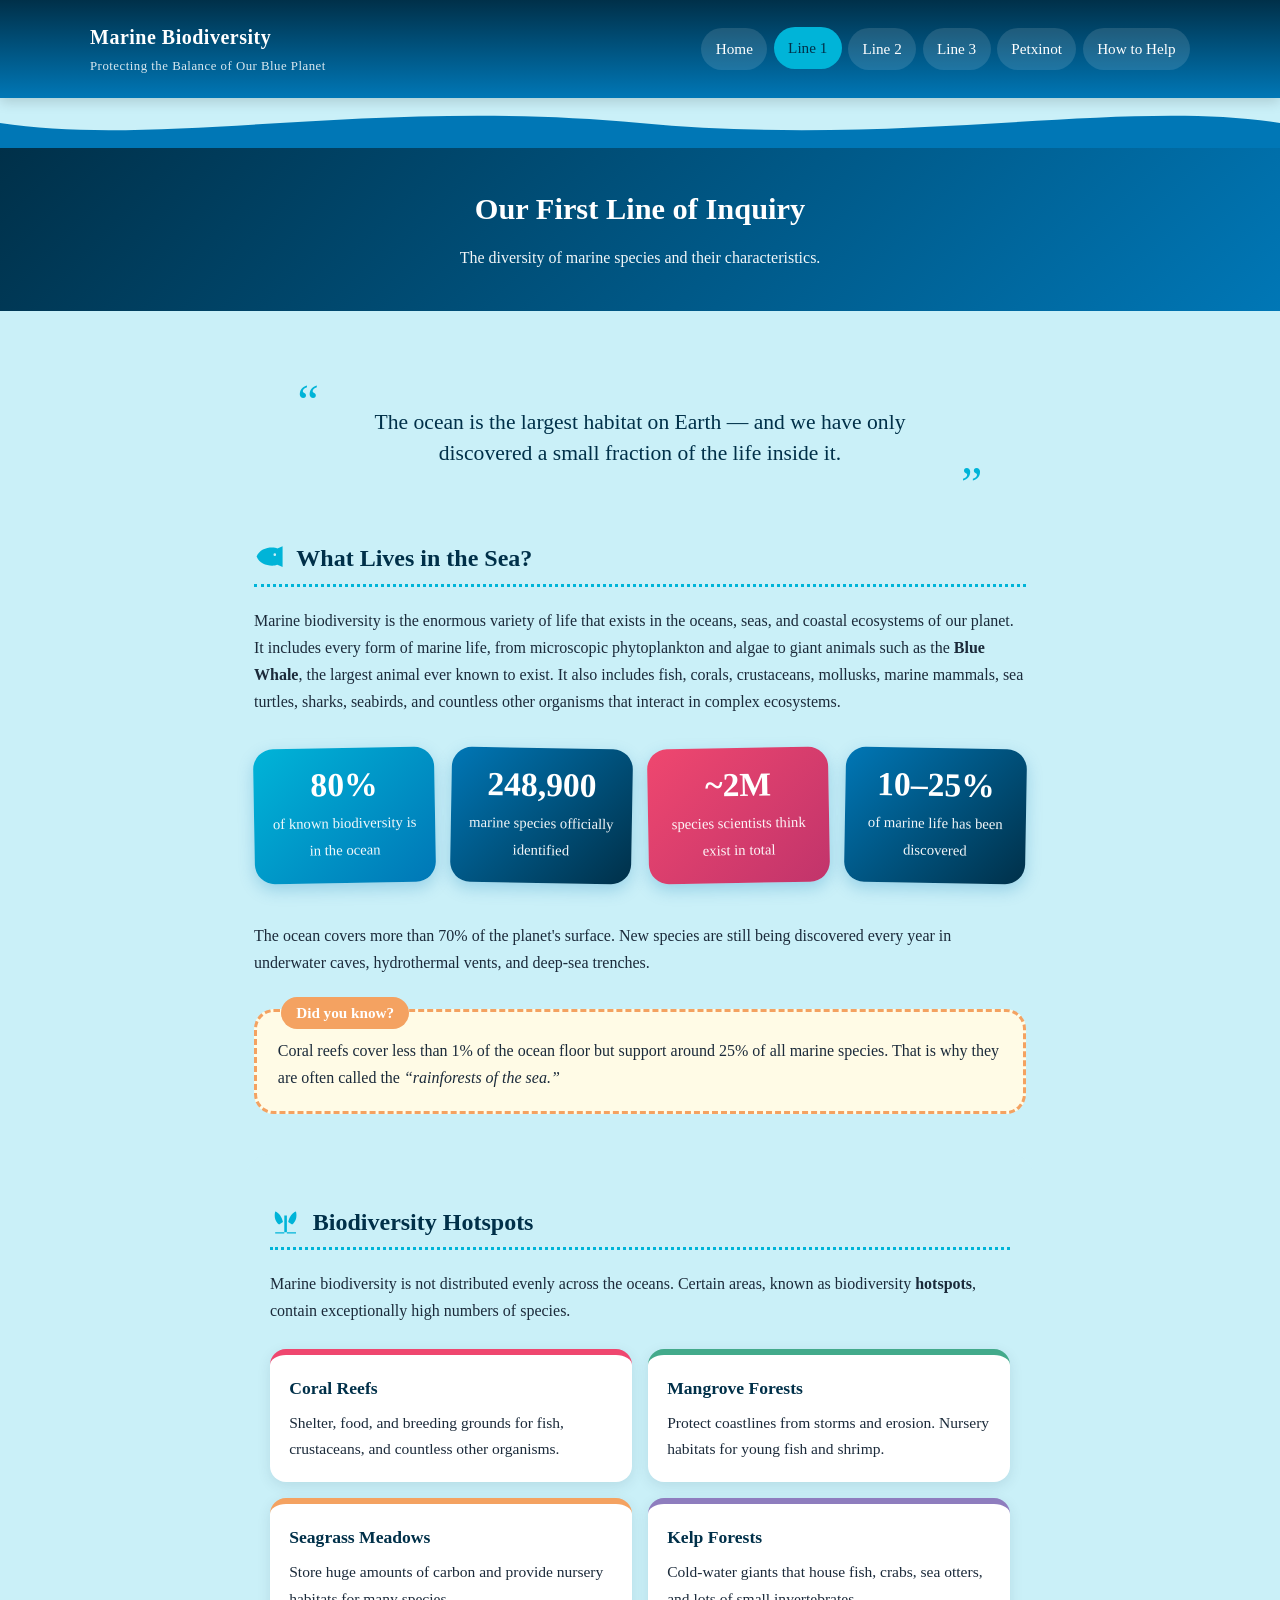
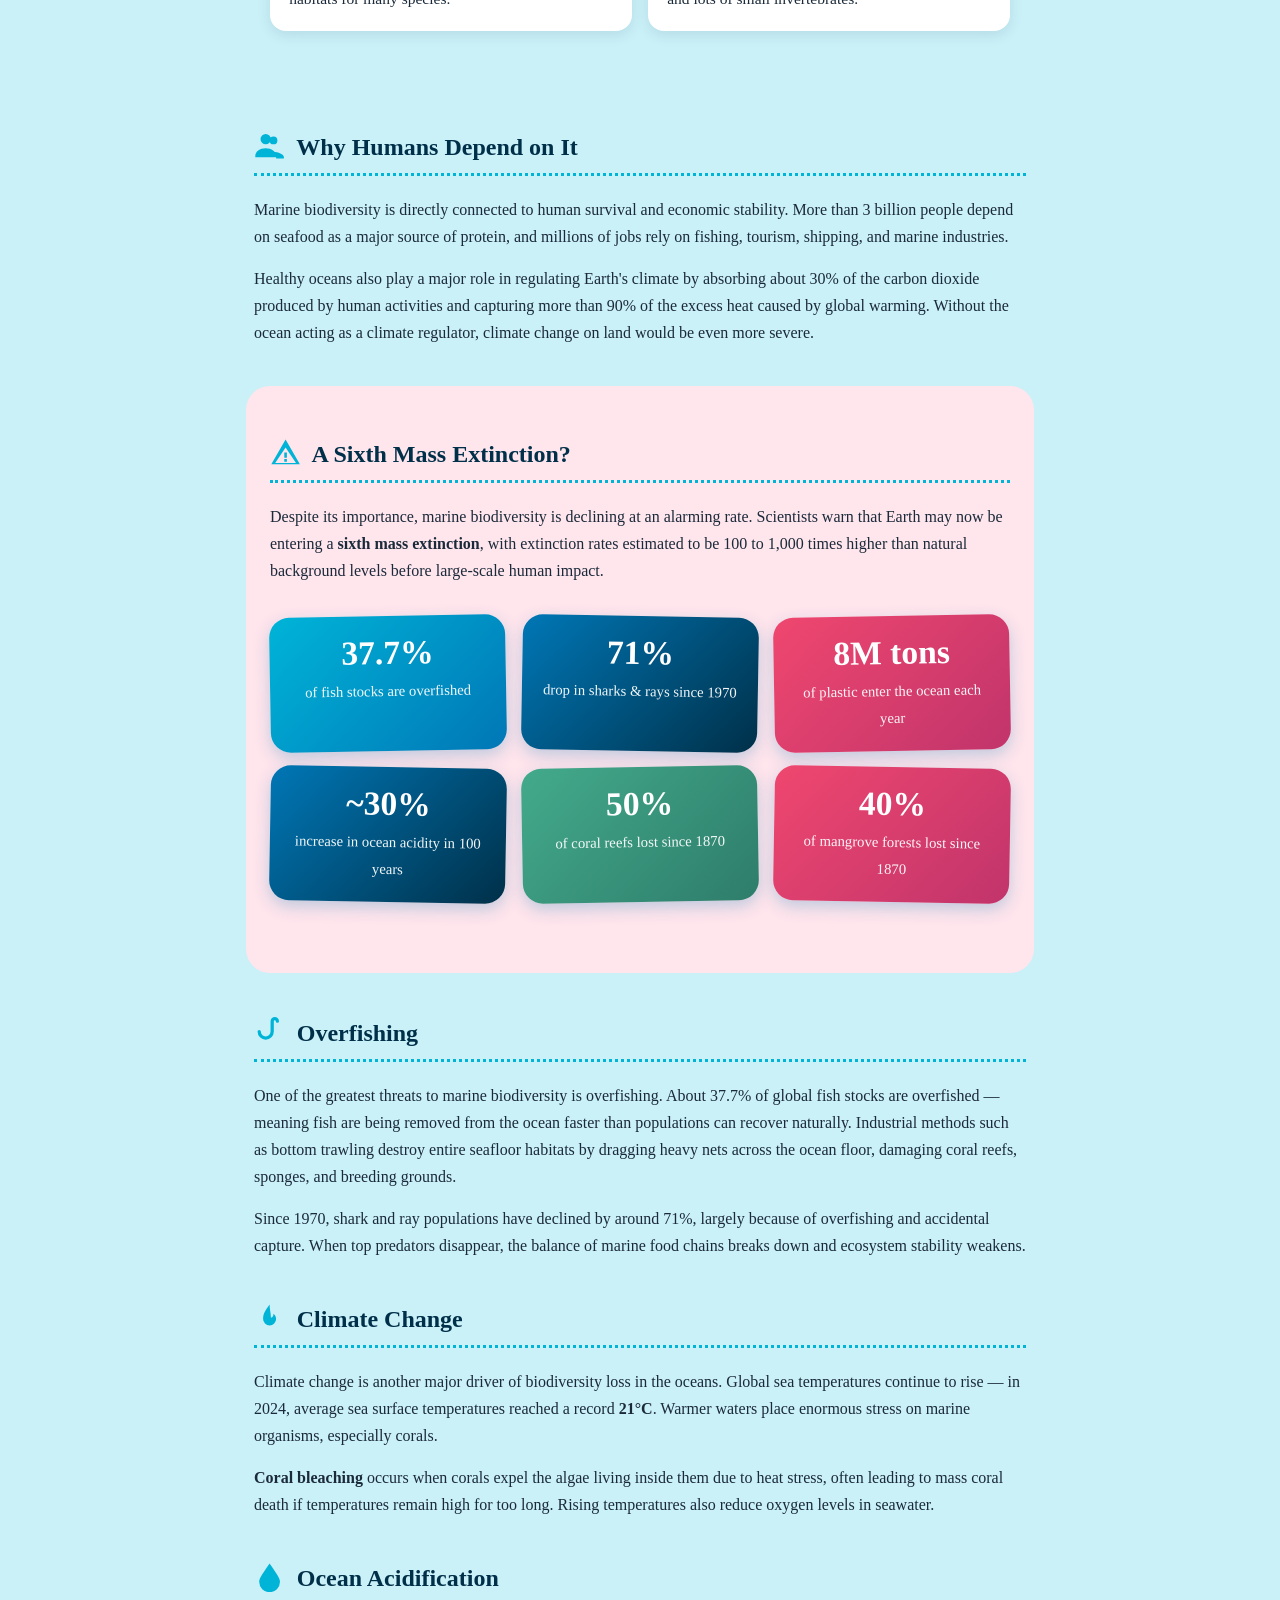
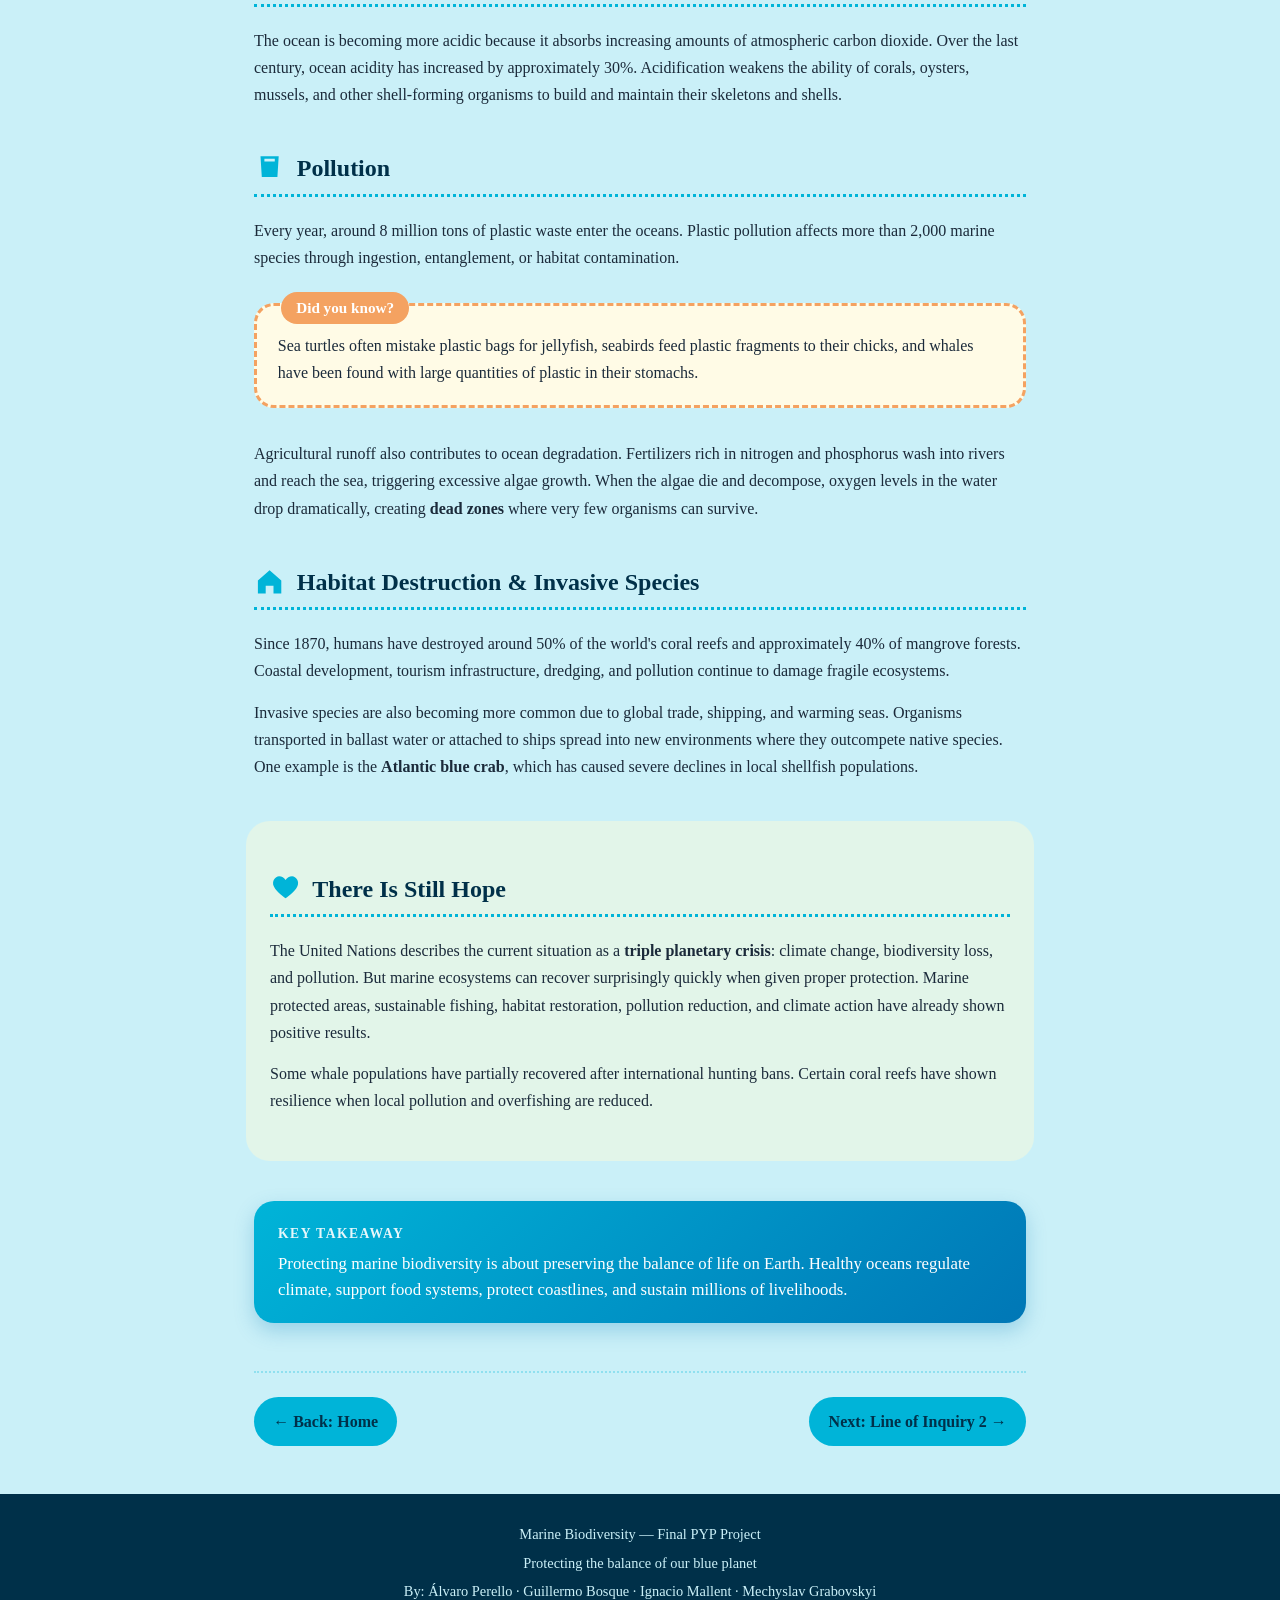
<file: line-of-inquiry-1.html>
<!DOCTYPE html>
<html lang="en">
<head>
  <meta charset="UTF-8" />
  <meta name="viewport" content="width=device-width, initial-scale=1.0" />
  <title>Line of Inquiry 1 — Diversity of Marine Species</title>
  <link rel="stylesheet" href="css/style.css" />
</head>
<body>
  <header class="site-header">
    <div class="site-header__inner">
      <h1 class="site-title">
        <a href="index.html">
          Marine Biodiversity
          <small>Protecting the Balance of Our Blue Planet</small>
        </a>
      </h1>
      <button class="nav-toggle" aria-expanded="false" aria-controls="main-nav">Menu</button>
      <nav class="main-nav" id="main-nav" aria-label="Main">
        <ul>
          <li><a href="index.html">Home</a></li>
          <li><a href="line-of-inquiry-1.html">Line 1</a></li>
          <li><a href="line-of-inquiry-2.html">Line 2</a></li>
          <li><a href="line-of-inquiry-3.html">Line 3</a></li>
          <li><a href="petxinot.html">Petxinot</a></li>
          <li><a href="help.html">How to Help</a></li>
        </ul>
      </nav>
    </div>
  </header>
  <div class="wave" aria-hidden="true"></div>

  <section class="page-intro">
    <h1>Our First Line of Inquiry</h1>
    <p>The diversity of marine species and their characteristics.</p>
  </section>

  <main>
    <p class="pull-quote">
      The ocean is the largest habitat on Earth — and we have only
      discovered a small fraction of the life inside it.
    </p>

    <h2>
      <svg class="icon" viewBox="0 0 24 24" fill="currentColor" aria-hidden="true"><path d="M2 12c2-5 7-7 12-7 1.5 0 3 .3 4 .7L22 4v16l-4-1.7c-1 .4-2.5.7-4 .7-5 0-10-2-12-7zm14-.5a1 1 0 100-2 1 1 0 000 2z"/></svg>
      What Lives in the Sea?
    </h2>
    <p>
      Marine biodiversity is the enormous variety of life that exists in the
      oceans, seas, and coastal ecosystems of our planet. It includes every
      form of marine life, from microscopic phytoplankton and algae to giant
      animals such as the <strong>Blue Whale</strong>, the largest animal
      ever known to exist. It also includes fish, corals, crustaceans,
      mollusks, marine mammals, sea turtles, sharks, seabirds, and countless
      other organisms that interact in complex ecosystems.
    </p>

    <div class="stat-strip">
      <div class="stat">
        <span class="stat-number">80%</span>
        <span class="stat-label">of known biodiversity is in the ocean</span>
      </div>
      <div class="stat">
        <span class="stat-number">248,900</span>
        <span class="stat-label">marine species officially identified</span>
      </div>
      <div class="stat">
        <span class="stat-number">~2M</span>
        <span class="stat-label">species scientists think exist in total</span>
      </div>
      <div class="stat">
        <span class="stat-number">10–25%</span>
        <span class="stat-label">of marine life has been discovered</span>
      </div>
    </div>

    <p>
      The ocean covers more than 70% of the planet's surface. New species
      are still being discovered every year in underwater caves, hydrothermal
      vents, and deep-sea trenches.
    </p>

    <div class="did-you-know">
      <p>
        Coral reefs cover less than 1% of the ocean floor but support around
        25% of all marine species. That is why they are often called the
        <em>“rainforests of the sea.”</em>
      </p>
    </div>

    <section class="band band--foam">
      <h2>
        <svg class="icon" viewBox="0 0 24 24" fill="currentColor" aria-hidden="true"><path d="M11 22V8h2v14h-2zM7 15c-3-2-4-6-3-10 3 1 5 4 6 8l-3 2zm10 0c3-2 4-6 3-10-3 1-5 4-6 8l3 2zM4 22h16v-1H4v1z"/></svg>
        Biodiversity Hotspots
      </h2>
      <p>
        Marine biodiversity is not distributed evenly across the oceans.
        Certain areas, known as biodiversity <strong>hotspots</strong>,
        contain exceptionally high numbers of species.
      </p>

      <div class="topic-grid topic-grid--2up">
        <article class="topic topic--coral">
          <h3>Coral Reefs</h3>
          <p>Shelter, food, and breeding grounds for fish, crustaceans, and countless other organisms.</p>
        </article>
        <article class="topic topic--mint">
          <h3>Mangrove Forests</h3>
          <p>Protect coastlines from storms and erosion. Nursery habitats for young fish and shrimp.</p>
        </article>
        <article class="topic topic--sun">
          <h3>Seagrass Meadows</h3>
          <p>Store huge amounts of carbon and provide nursery habitats for many species.</p>
        </article>
        <article class="topic topic--plum">
          <h3>Kelp Forests</h3>
          <p>Cold-water giants that house fish, crabs, sea otters, and lots of small invertebrates.</p>
        </article>
      </div>
    </section>

    <h2>
      <svg class="icon" viewBox="0 0 24 24" fill="currentColor" aria-hidden="true"><path d="M9 11a4 4 0 100-8 4 4 0 000 8zm6 0a3 3 0 100-6 3 3 0 000 6zM1 20c0-3.5 3.5-6 8-6s8 2.5 8 6v1H1v-1zm14-3c3.5 0 8 1.5 8 4v1h-6v-1c0-1.5-.6-2.7-1.5-3.7l-.5-.3z"/></svg>
      Why Humans Depend on It
    </h2>
    <p>
      Marine biodiversity is directly connected to human survival and economic
      stability. More than 3 billion people depend on seafood as a major
      source of protein, and millions of jobs rely on fishing, tourism,
      shipping, and marine industries.
    </p>
    <p>
      Healthy oceans also play a major role in regulating Earth's climate by
      absorbing about 30% of the carbon dioxide produced by human activities
      and capturing more than 90% of the excess heat caused by global
      warming. Without the ocean acting as a climate regulator, climate
      change on land would be even more severe.
    </p>

    <section class="band band--pink">
      <h2>
        <svg class="icon" viewBox="0 0 24 24" fill="currentColor" aria-hidden="true"><path d="M12 2L1 21h22L12 2zm0 6l8 12H4l8-12zm-1 4v4h2v-4h-2zm0 5v2h2v-2h-2z"/></svg>
        A Sixth Mass Extinction?
      </h2>
      <p>
        Despite its importance, marine biodiversity is declining at an
        alarming rate. Scientists warn that Earth may now be entering a
        <strong>sixth mass extinction</strong>, with extinction rates
        estimated to be 100 to 1,000 times higher than natural background
        levels before large-scale human impact.
      </p>

      <div class="stat-strip stat-strip--3up">
        <div class="stat">
          <span class="stat-number">37.7%</span>
          <span class="stat-label">of fish stocks are overfished</span>
        </div>
        <div class="stat">
          <span class="stat-number">71%</span>
          <span class="stat-label">drop in sharks &amp; rays since 1970</span>
        </div>
        <div class="stat">
          <span class="stat-number">8M tons</span>
          <span class="stat-label">of plastic enter the ocean each year</span>
        </div>
        <div class="stat">
          <span class="stat-number">~30%</span>
          <span class="stat-label">increase in ocean acidity in 100 years</span>
        </div>
        <div class="stat">
          <span class="stat-number">50%</span>
          <span class="stat-label">of coral reefs lost since 1870</span>
        </div>
        <div class="stat">
          <span class="stat-number">40%</span>
          <span class="stat-label">of mangrove forests lost since 1870</span>
        </div>
      </div>
    </section>

    <h2>
      <svg class="icon" viewBox="0 0 24 24" fill="none" stroke="currentColor" stroke-width="2.5" stroke-linecap="round" aria-hidden="true"><path d="M14 4v8a5 5 0 11-10 0M14 4a2 2 0 014 0"/></svg>
      Overfishing
    </h2>
    <p>
      One of the greatest threats to marine biodiversity is overfishing.
      About 37.7% of global fish stocks are overfished — meaning fish are
      being removed from the ocean faster than populations can recover
      naturally. Industrial methods such as bottom trawling destroy entire
      seafloor habitats by dragging heavy nets across the ocean floor,
      damaging coral reefs, sponges, and breeding grounds.
    </p>
    <p>
      Since 1970, shark and ray populations have declined by around 71%,
      largely because of overfishing and accidental capture. When top
      predators disappear, the balance of marine food chains breaks down and
      ecosystem stability weakens.
    </p>

    <h2>
      <svg class="icon" viewBox="0 0 24 24" fill="currentColor" aria-hidden="true"><path d="M12 2C9 6 7 9 7 13a5 5 0 0010 0c0-2-1-3-2-4 0 2-1 3-2 3 0-3-1-7-1-10z"/></svg>
      Climate Change
    </h2>
    <p>
      Climate change is another major driver of biodiversity loss in the
      oceans. Global sea temperatures continue to rise — in 2024, average
      sea surface temperatures reached a record <strong>21°C</strong>. Warmer
      waters place enormous stress on marine organisms, especially corals.
    </p>
    <p>
      <strong>Coral bleaching</strong> occurs when corals expel the algae
      living inside them due to heat stress, often leading to mass coral
      death if temperatures remain high for too long. Rising temperatures
      also reduce oxygen levels in seawater.
    </p>

    <h2>
      <svg class="icon" viewBox="0 0 24 24" fill="currentColor" aria-hidden="true"><path d="M12 2C8 8 4 13 4 16a8 8 0 0016 0c0-3-4-8-8-14z"/></svg>
      Ocean Acidification
    </h2>
    <p>
      The ocean is becoming more acidic because it absorbs increasing
      amounts of atmospheric carbon dioxide. Over the last century, ocean
      acidity has increased by approximately 30%. Acidification weakens the
      ability of corals, oysters, mussels, and other shell-forming organisms
      to build and maintain their skeletons and shells.
    </p>

    <h2>
      <svg class="icon" viewBox="0 0 24 24" fill="currentColor" aria-hidden="true"><path d="M5 4h14l-1 16H6L5 4zm3 2v2h8V6H8z"/></svg>
      Pollution
    </h2>
    <p>
      Every year, around 8 million tons of plastic waste enter the oceans.
      Plastic pollution affects more than 2,000 marine species through
      ingestion, entanglement, or habitat contamination.
    </p>

    <div class="did-you-know">
      <p>
        Sea turtles often mistake plastic bags for jellyfish, seabirds feed
        plastic fragments to their chicks, and whales have been found with
        large quantities of plastic in their stomachs.
      </p>
    </div>

    <p>
      Agricultural runoff also contributes to ocean degradation. Fertilizers
      rich in nitrogen and phosphorus wash into rivers and reach the sea,
      triggering excessive algae growth. When the algae die and decompose,
      oxygen levels in the water drop dramatically, creating
      <strong>dead zones</strong> where very few organisms can survive.
    </p>

    <h2>
      <svg class="icon" viewBox="0 0 24 24" fill="currentColor" aria-hidden="true"><path d="M3 22V12l9-8 9 8v10h-6v-6h-6v6H3z"/></svg>
      Habitat Destruction &amp; Invasive Species
    </h2>
    <p>
      Since 1870, humans have destroyed around 50% of the world's coral reefs
      and approximately 40% of mangrove forests. Coastal development,
      tourism infrastructure, dredging, and pollution continue to damage
      fragile ecosystems.
    </p>
    <p>
      Invasive species are also becoming more common due to global trade,
      shipping, and warming seas. Organisms transported in ballast water or
      attached to ships spread into new environments where they outcompete
      native species. One example is the <strong>Atlantic blue crab</strong>,
      which has caused severe declines in local shellfish populations.
    </p>

    <section class="band band--mint">
      <h2>
        <svg class="icon" viewBox="0 0 24 24" fill="currentColor" aria-hidden="true"><path d="M12 21s-7-4.5-9-9c-2-4 1-8 4-8 2 0 4 1 5 3 1-2 3-3 5-3 3 0 6 4 4 8-2 4.5-9 9-9 9z"/></svg>
        There Is Still Hope
      </h2>
      <p>
        The United Nations describes the current situation as a
        <strong>triple planetary crisis</strong>: climate change, biodiversity
        loss, and pollution. But marine ecosystems can recover surprisingly
        quickly when given proper protection. Marine protected areas,
        sustainable fishing, habitat restoration, pollution reduction, and
        climate action have already shown positive results.
      </p>
      <p>
        Some whale populations have partially recovered after international
        hunting bans. Certain coral reefs have shown resilience when local
        pollution and overfishing are reduced.
      </p>
    </section>

    <div class="takeaway">
      <strong>Key Takeaway</strong>
      <p>
        Protecting marine biodiversity is about preserving the balance of life
        on Earth. Healthy oceans regulate climate, support food systems,
        protect coastlines, and sustain millions of livelihoods.
      </p>
    </div>

    <nav class="page-nav" aria-label="Page">
      <a href="index.html">← Back: Home</a>
      <a href="line-of-inquiry-2.html">Next: Line of Inquiry 2 →</a>
    </nav>
  </main>

  <footer class="site-footer">
    <p>Marine Biodiversity — Final PYP Project</p>
    <p>Protecting the balance of our blue planet</p>
    <p>By: Álvaro Perello · Guillermo Bosque · Ignacio Mallent · Mechyslav Grabovskyi</p>
  </footer>

  <script src="js/main.js"></script>
</body>
</html>
</file>
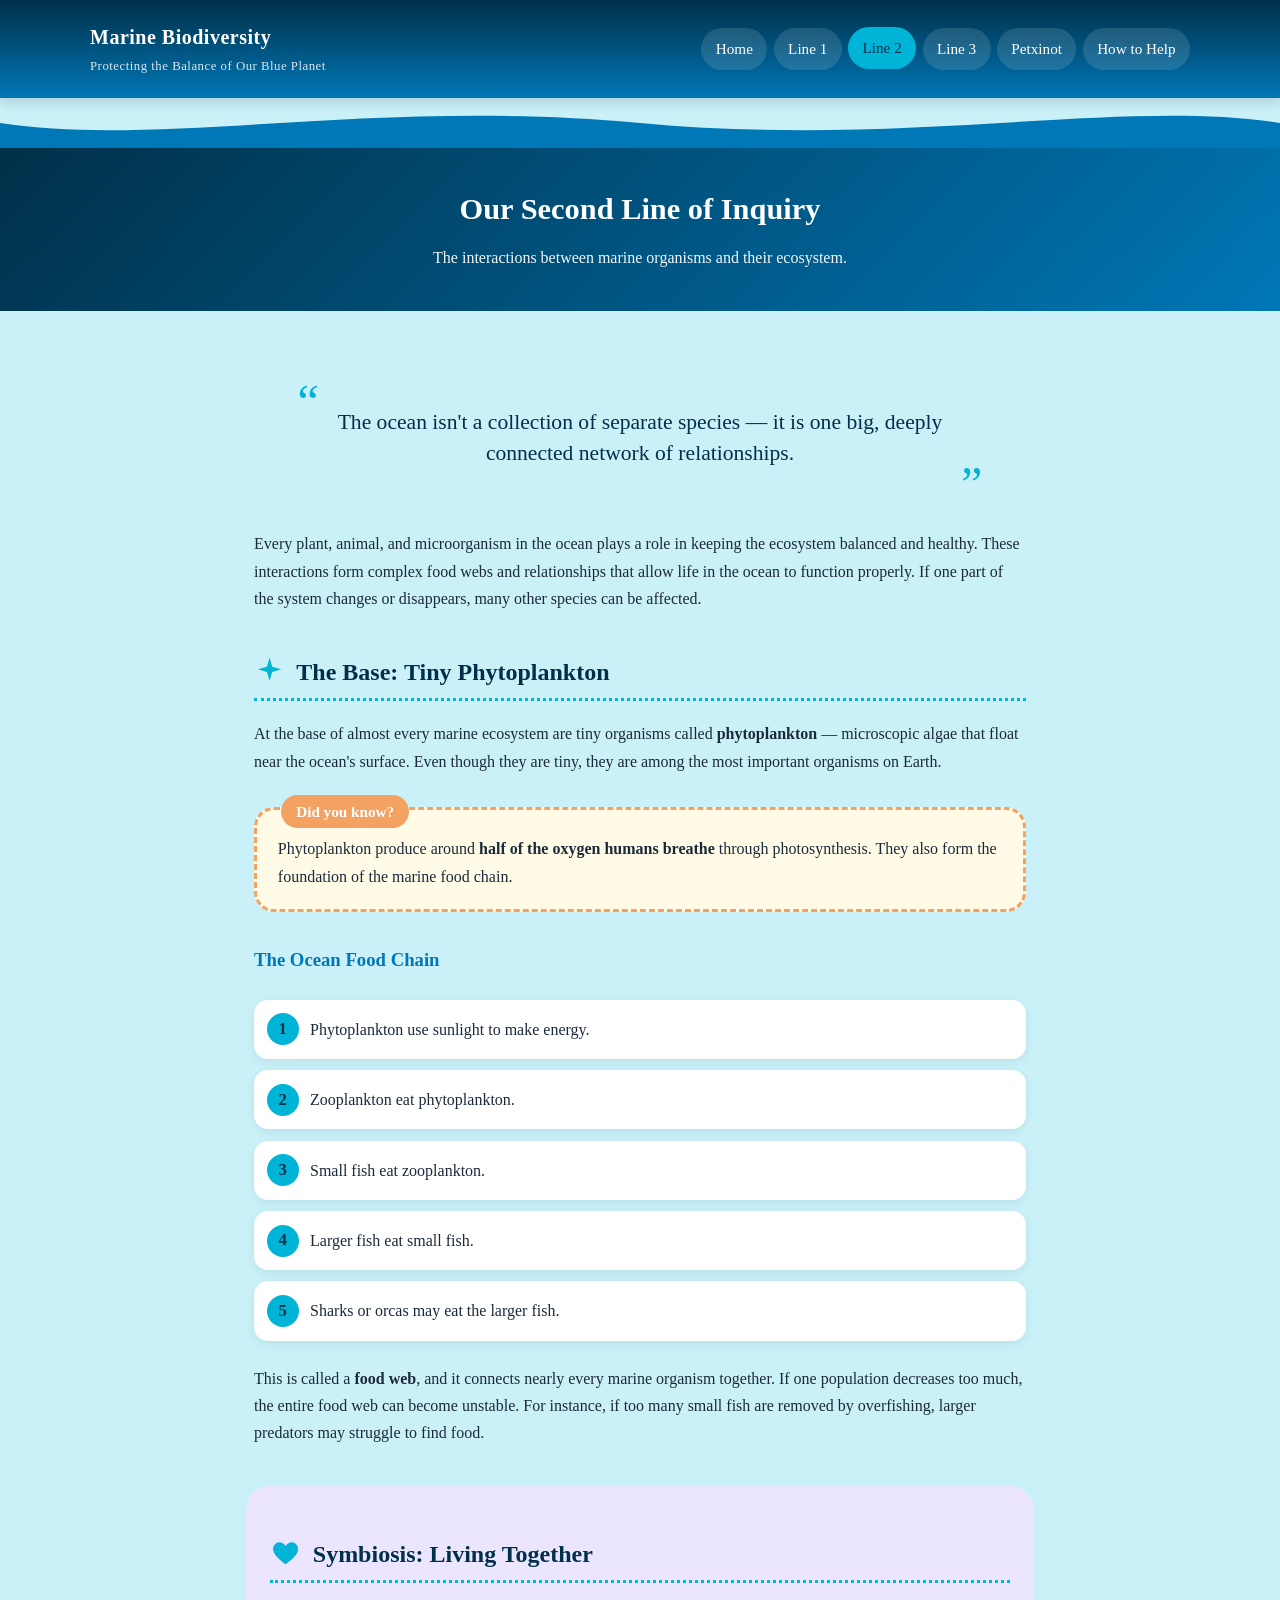
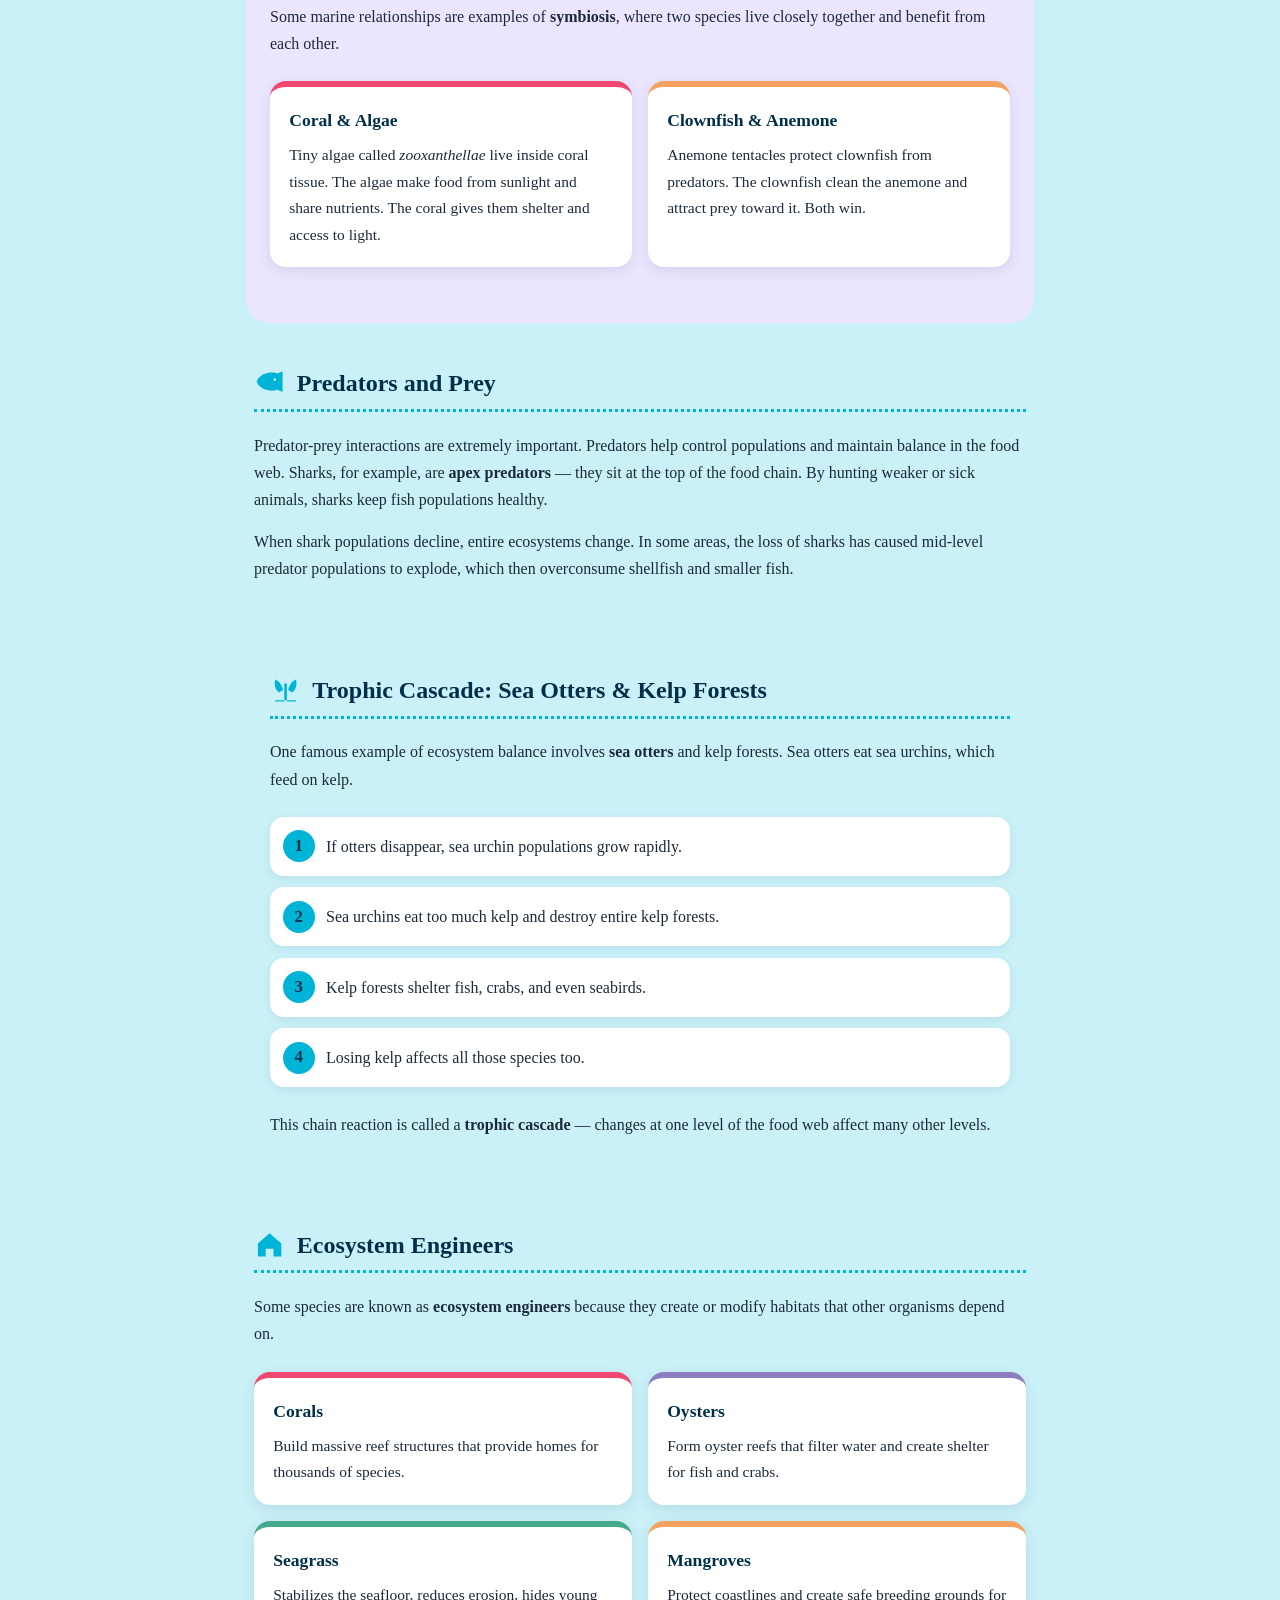
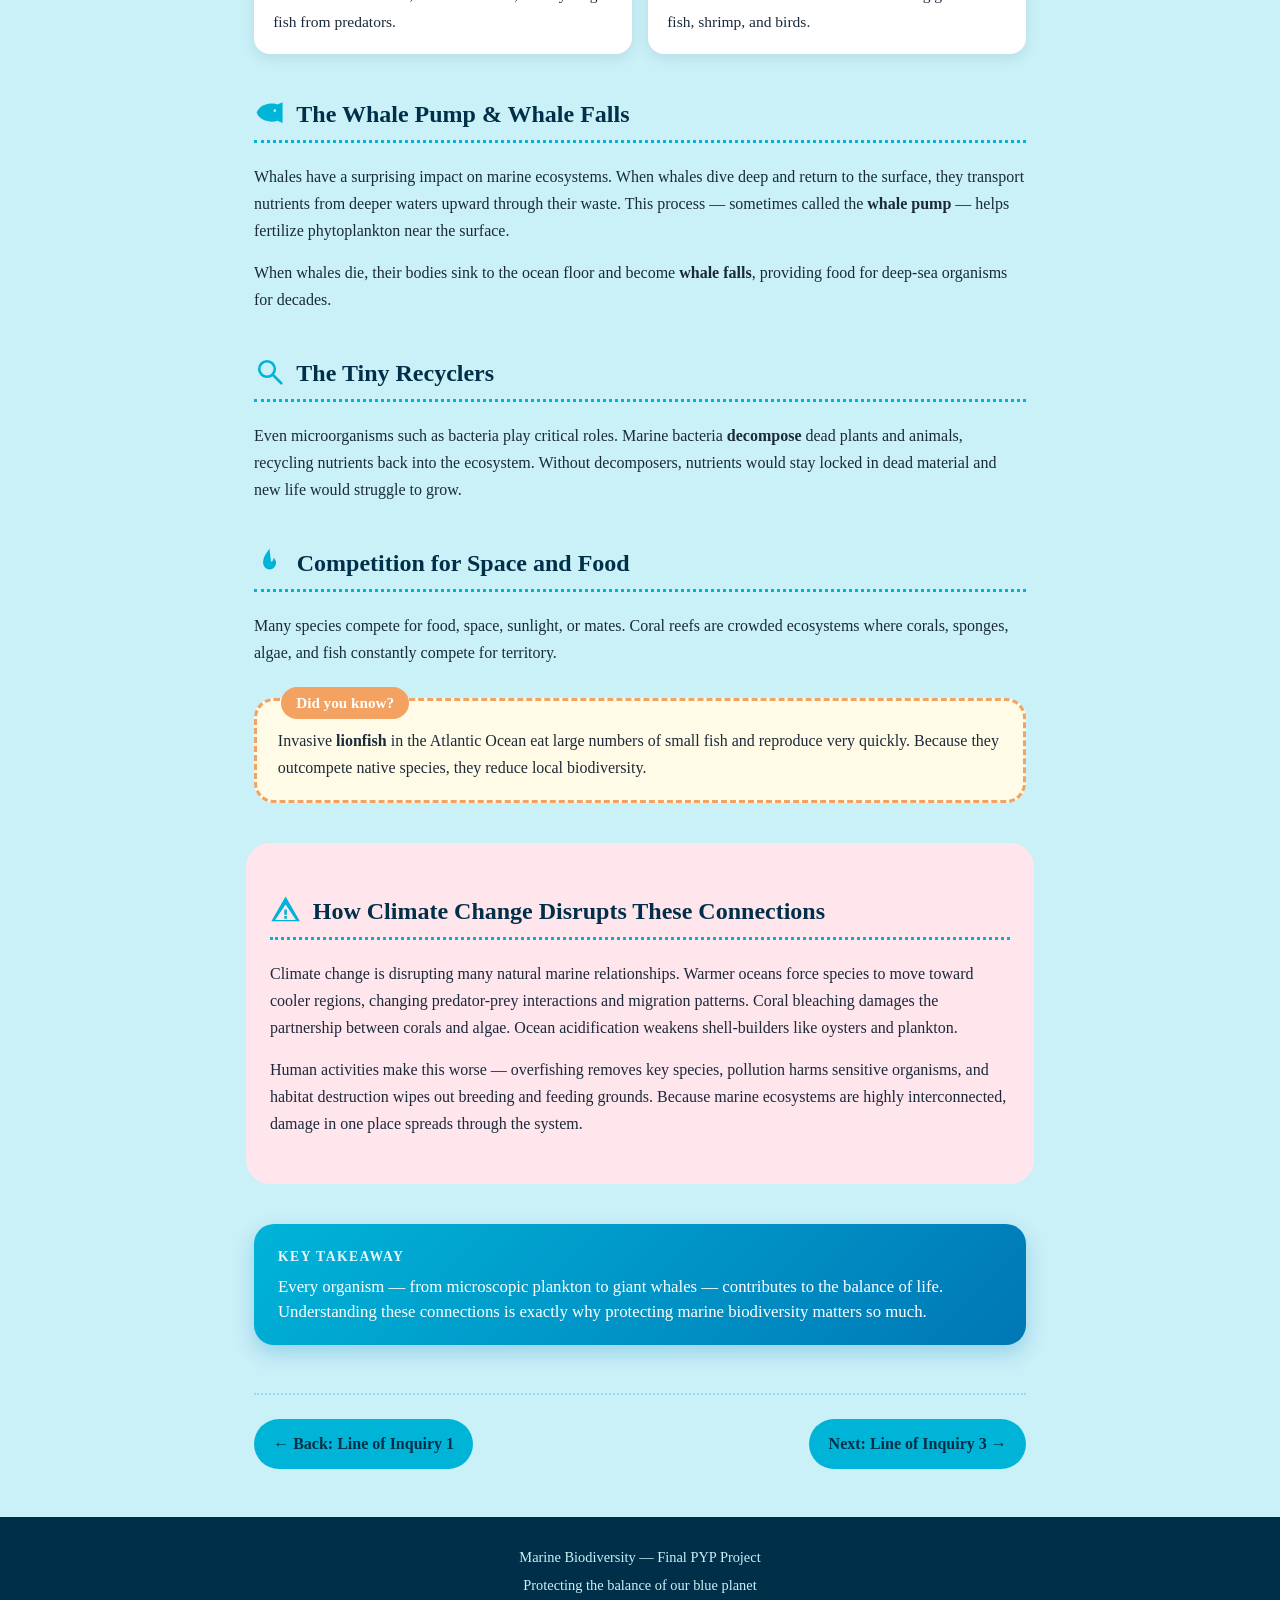
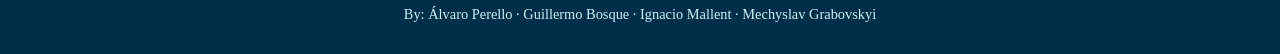
<file: line-of-inquiry-2.html>
<!DOCTYPE html>
<html lang="en">
<head>
  <meta charset="UTF-8" />
  <meta name="viewport" content="width=device-width, initial-scale=1.0" />
  <title>Line of Inquiry 2 — Interactions Between Marine Organisms</title>
  <link rel="stylesheet" href="css/style.css" />
</head>
<body>
  <header class="site-header">
    <div class="site-header__inner">
      <h1 class="site-title">
        <a href="index.html">
          Marine Biodiversity
          <small>Protecting the Balance of Our Blue Planet</small>
        </a>
      </h1>
      <button class="nav-toggle" aria-expanded="false" aria-controls="main-nav">Menu</button>
      <nav class="main-nav" id="main-nav" aria-label="Main">
        <ul>
          <li><a href="index.html">Home</a></li>
          <li><a href="line-of-inquiry-1.html">Line 1</a></li>
          <li><a href="line-of-inquiry-2.html">Line 2</a></li>
          <li><a href="line-of-inquiry-3.html">Line 3</a></li>
          <li><a href="petxinot.html">Petxinot</a></li>
          <li><a href="help.html">How to Help</a></li>
        </ul>
      </nav>
    </div>
  </header>
  <div class="wave" aria-hidden="true"></div>

  <section class="page-intro">
    <h1>Our Second Line of Inquiry</h1>
    <p>The interactions between marine organisms and their ecosystem.</p>
  </section>

  <main>
    <p class="pull-quote">
      The ocean isn't a collection of separate species — it is one big,
      deeply connected network of relationships.
    </p>

    <p>
      Every plant, animal, and microorganism in the ocean plays a role in
      keeping the ecosystem balanced and healthy. These interactions form
      complex food webs and relationships that allow life in the ocean to
      function properly. If one part of the system changes or disappears,
      many other species can be affected.
    </p>

    <h2>
      <svg class="icon" viewBox="0 0 24 24" fill="currentColor" aria-hidden="true"><path d="M12 2l2 7 7 2-7 2-2 7-2-7-7-2 7-2 2-7z"/></svg>
      The Base: Tiny Phytoplankton
    </h2>
    <p>
      At the base of almost every marine ecosystem are tiny organisms called
      <strong>phytoplankton</strong> — microscopic algae that float near the
      ocean's surface. Even though they are tiny, they are among the most
      important organisms on Earth.
    </p>

    <div class="did-you-know">
      <p>
        Phytoplankton produce around <strong>half of the oxygen humans
        breathe</strong> through photosynthesis. They also form the foundation
        of the marine food chain.
      </p>
    </div>

    <h3>The Ocean Food Chain</h3>
    <ol class="steps">
      <li>Phytoplankton use sunlight to make energy.</li>
      <li>Zooplankton eat phytoplankton.</li>
      <li>Small fish eat zooplankton.</li>
      <li>Larger fish eat small fish.</li>
      <li>Sharks or orcas may eat the larger fish.</li>
    </ol>

    <p>
      This is called a <strong>food web</strong>, and it connects nearly every
      marine organism together. If one population decreases too much, the
      entire food web can become unstable. For instance, if too many small
      fish are removed by overfishing, larger predators may struggle to find
      food.
    </p>

    <section class="band band--lavender">
      <h2>
        <svg class="icon" viewBox="0 0 24 24" fill="currentColor" aria-hidden="true"><path d="M12 21s-7-4.5-9-9c-2-4 1-8 4-8 2 0 4 1 5 3 1-2 3-3 5-3 3 0 6 4 4 8-2 4.5-9 9-9 9z"/></svg>
        Symbiosis: Living Together
      </h2>
      <p>
        Some marine relationships are examples of <strong>symbiosis</strong>,
        where two species live closely together and benefit from each other.
      </p>

      <div class="topic-grid">
        <article class="topic topic--coral">
          <h3>Coral &amp; Algae</h3>
          <p>Tiny algae called <em>zooxanthellae</em> live inside coral tissue. The algae make food from sunlight and share nutrients. The coral gives them shelter and access to light.</p>
        </article>
        <article class="topic topic--sun">
          <h3>Clownfish &amp; Anemone</h3>
          <p>Anemone tentacles protect clownfish from predators. The clownfish clean the anemone and attract prey toward it. Both win.</p>
        </article>
      </div>
    </section>

    <h2>
      <svg class="icon" viewBox="0 0 24 24" fill="currentColor" aria-hidden="true"><path d="M2 12c2-5 7-7 12-7 1.5 0 3 .3 4 .7L22 4v16l-4-1.7c-1 .4-2.5.7-4 .7-5 0-10-2-12-7zm14-.5a1 1 0 100-2 1 1 0 000 2z"/></svg>
      Predators and Prey
    </h2>
    <p>
      Predator-prey interactions are extremely important. Predators help
      control populations and maintain balance in the food web. Sharks, for
      example, are <strong>apex predators</strong> — they sit at the top of
      the food chain. By hunting weaker or sick animals, sharks keep fish
      populations healthy.
    </p>
    <p>
      When shark populations decline, entire ecosystems change. In some
      areas, the loss of sharks has caused mid-level predator populations to
      explode, which then overconsume shellfish and smaller fish.
    </p>

    <section class="band band--foam">
      <h2>
        <svg class="icon" viewBox="0 0 24 24" fill="currentColor" aria-hidden="true"><path d="M11 22V8h2v14h-2zM7 15c-3-2-4-6-3-10 3 1 5 4 6 8l-3 2zm10 0c3-2 4-6 3-10-3 1-5 4-6 8l3 2zM4 22h16v-1H4v1z"/></svg>
        Trophic Cascade: Sea Otters &amp; Kelp Forests
      </h2>
      <p>
        One famous example of ecosystem balance involves <strong>sea
        otters</strong> and kelp forests. Sea otters eat sea urchins, which
        feed on kelp.
      </p>
      <ol class="steps">
        <li>If otters disappear, sea urchin populations grow rapidly.</li>
        <li>Sea urchins eat too much kelp and destroy entire kelp forests.</li>
        <li>Kelp forests shelter fish, crabs, and even seabirds.</li>
        <li>Losing kelp affects all those species too.</li>
      </ol>
      <p>
        This chain reaction is called a <strong>trophic cascade</strong> —
        changes at one level of the food web affect many other levels.
      </p>
    </section>

    <h2>
      <svg class="icon" viewBox="0 0 24 24" fill="currentColor" aria-hidden="true"><path d="M3 22V12l9-8 9 8v10h-6v-6h-6v6H3z"/></svg>
      Ecosystem Engineers
    </h2>
    <p>
      Some species are known as <strong>ecosystem engineers</strong> because
      they create or modify habitats that other organisms depend on.
    </p>

    <div class="topic-grid topic-grid--2up">
      <article class="topic topic--coral">
        <h3>Corals</h3>
        <p>Build massive reef structures that provide homes for thousands of species.</p>
      </article>
      <article class="topic topic--plum">
        <h3>Oysters</h3>
        <p>Form oyster reefs that filter water and create shelter for fish and crabs.</p>
      </article>
      <article class="topic topic--mint">
        <h3>Seagrass</h3>
        <p>Stabilizes the seafloor, reduces erosion, hides young fish from predators.</p>
      </article>
      <article class="topic topic--sun">
        <h3>Mangroves</h3>
        <p>Protect coastlines and create safe breeding grounds for fish, shrimp, and birds.</p>
      </article>
    </div>

    <h2>
      <svg class="icon" viewBox="0 0 24 24" fill="currentColor" aria-hidden="true"><path d="M2 12c2-5 7-7 12-7 1.5 0 3 .3 4 .7L22 4v16l-4-1.7c-1 .4-2.5.7-4 .7-5 0-10-2-12-7zm14-.5a1 1 0 100-2 1 1 0 000 2z"/></svg>
      The Whale Pump &amp; Whale Falls
    </h2>
    <p>
      Whales have a surprising impact on marine ecosystems. When whales dive
      deep and return to the surface, they transport nutrients from deeper
      waters upward through their waste. This process — sometimes called the
      <strong>whale pump</strong> — helps fertilize phytoplankton near the
      surface.
    </p>
    <p>
      When whales die, their bodies sink to the ocean floor and become
      <strong>whale falls</strong>, providing food for deep-sea organisms
      for decades.
    </p>

    <h2>
      <svg class="icon" viewBox="0 0 24 24" fill="none" stroke="currentColor" stroke-width="2" stroke-linecap="round" aria-hidden="true"><circle cx="10" cy="10" r="6"/><path d="M21 21l-6-6"/></svg>
      The Tiny Recyclers
    </h2>
    <p>
      Even microorganisms such as bacteria play critical roles. Marine
      bacteria <strong>decompose</strong> dead plants and animals, recycling
      nutrients back into the ecosystem. Without decomposers, nutrients
      would stay locked in dead material and new life would struggle to
      grow.
    </p>

    <h2>
      <svg class="icon" viewBox="0 0 24 24" fill="currentColor" aria-hidden="true"><path d="M12 2C9 6 7 9 7 13a5 5 0 0010 0c0-2-1-3-2-4 0 2-1 3-2 3 0-3-1-7-1-10z"/></svg>
      Competition for Space and Food
    </h2>
    <p>
      Many species compete for food, space, sunlight, or mates. Coral reefs
      are crowded ecosystems where corals, sponges, algae, and fish
      constantly compete for territory.
    </p>

    <div class="did-you-know">
      <p>
        Invasive <strong>lionfish</strong> in the Atlantic Ocean eat large
        numbers of small fish and reproduce very quickly. Because they
        outcompete native species, they reduce local biodiversity.
      </p>
    </div>

    <section class="band band--pink">
      <h2>
        <svg class="icon" viewBox="0 0 24 24" fill="currentColor" aria-hidden="true"><path d="M12 2L1 21h22L12 2zm0 6l8 12H4l8-12zm-1 4v4h2v-4h-2zm0 5v2h2v-2h-2z"/></svg>
        How Climate Change Disrupts These Connections
      </h2>
      <p>
        Climate change is disrupting many natural marine relationships.
        Warmer oceans force species to move toward cooler regions, changing
        predator-prey interactions and migration patterns. Coral bleaching
        damages the partnership between corals and algae. Ocean
        acidification weakens shell-builders like oysters and plankton.
      </p>
      <p>
        Human activities make this worse — overfishing removes key species,
        pollution harms sensitive organisms, and habitat destruction wipes
        out breeding and feeding grounds. Because marine ecosystems are
        highly interconnected, damage in one place spreads through the
        system.
      </p>
    </section>

    <div class="takeaway">
      <strong>Key Takeaway</strong>
      <p>
        Every organism — from microscopic plankton to giant whales —
        contributes to the balance of life. Understanding these connections
        is exactly why protecting marine biodiversity matters so much.
      </p>
    </div>

    <nav class="page-nav" aria-label="Page">
      <a href="line-of-inquiry-1.html">← Back: Line of Inquiry 1</a>
      <a href="line-of-inquiry-3.html">Next: Line of Inquiry 3 →</a>
    </nav>
  </main>

  <footer class="site-footer">
    <p>Marine Biodiversity — Final PYP Project</p>
    <p>Protecting the balance of our blue planet</p>
    <p>By: Álvaro Perello · Guillermo Bosque · Ignacio Mallent · Mechyslav Grabovskyi</p>
  </footer>

  <script src="js/main.js"></script>
</body>
</html>
</file>
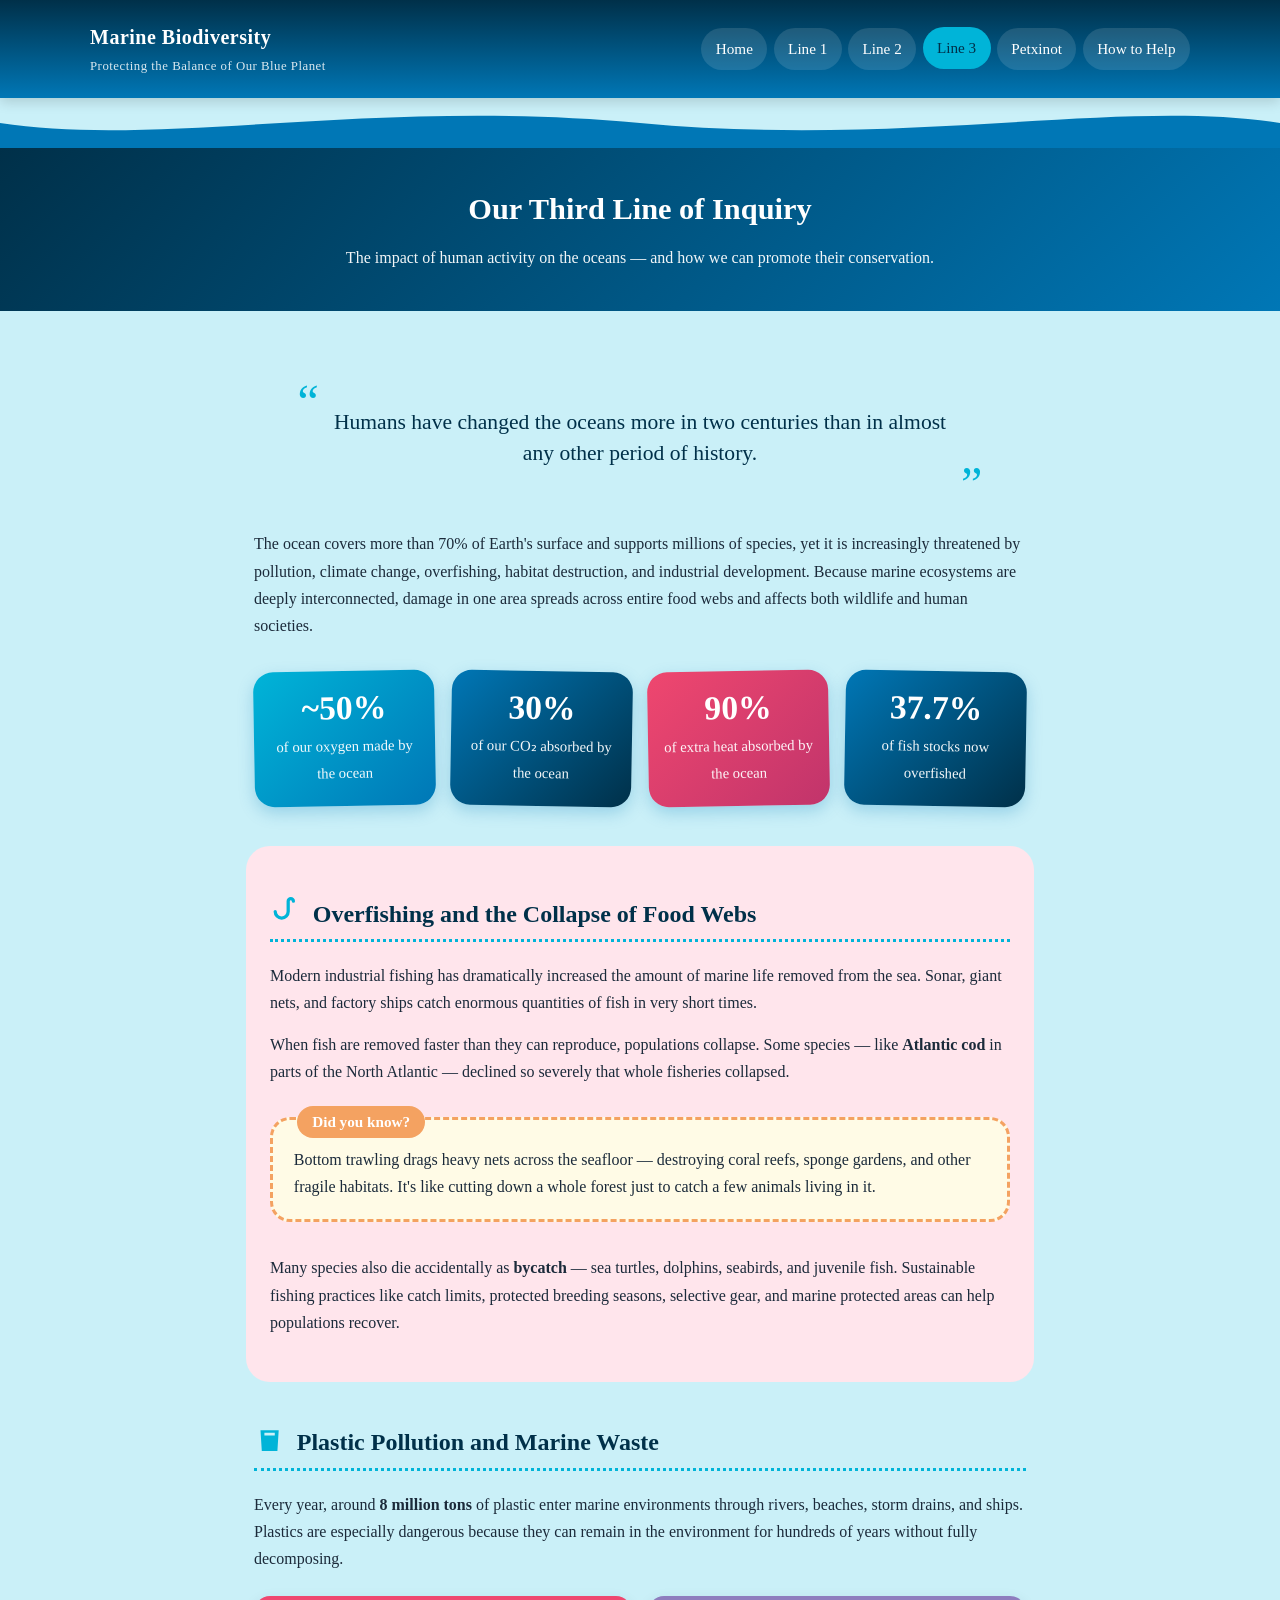
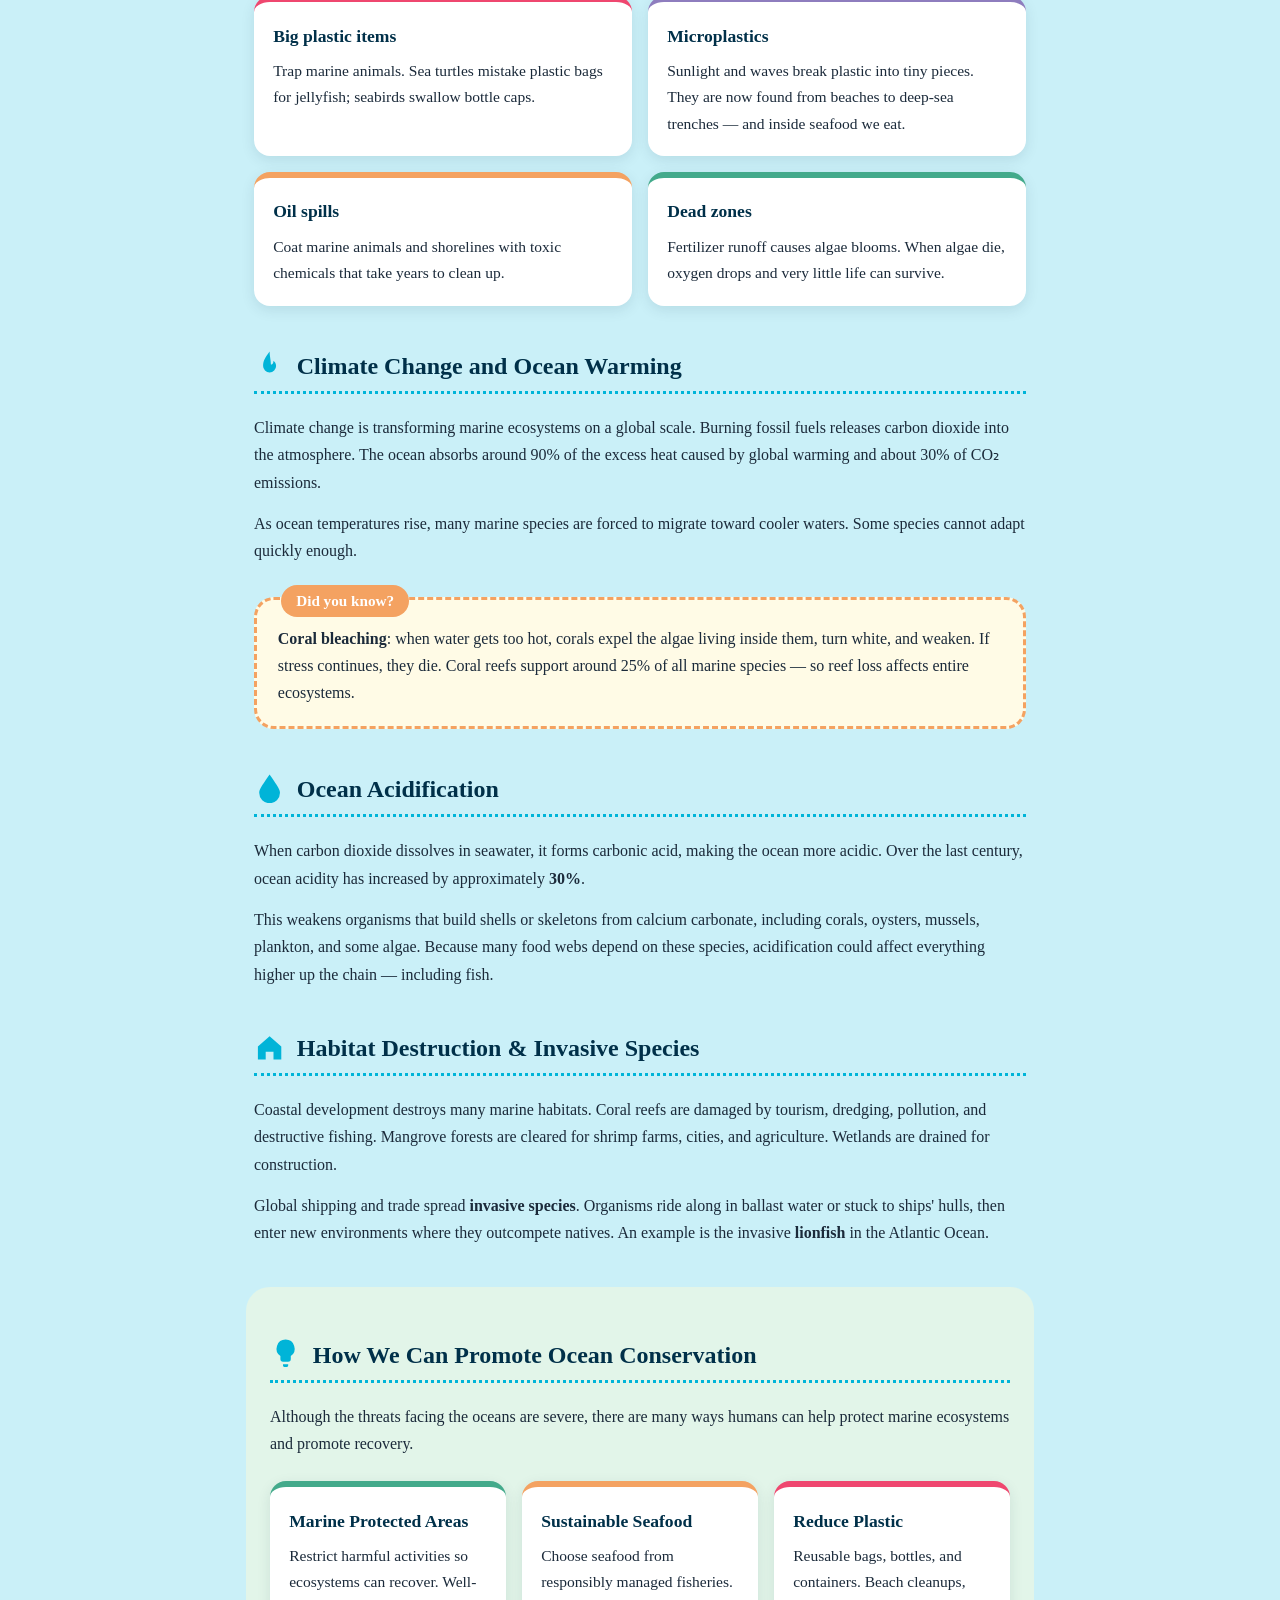
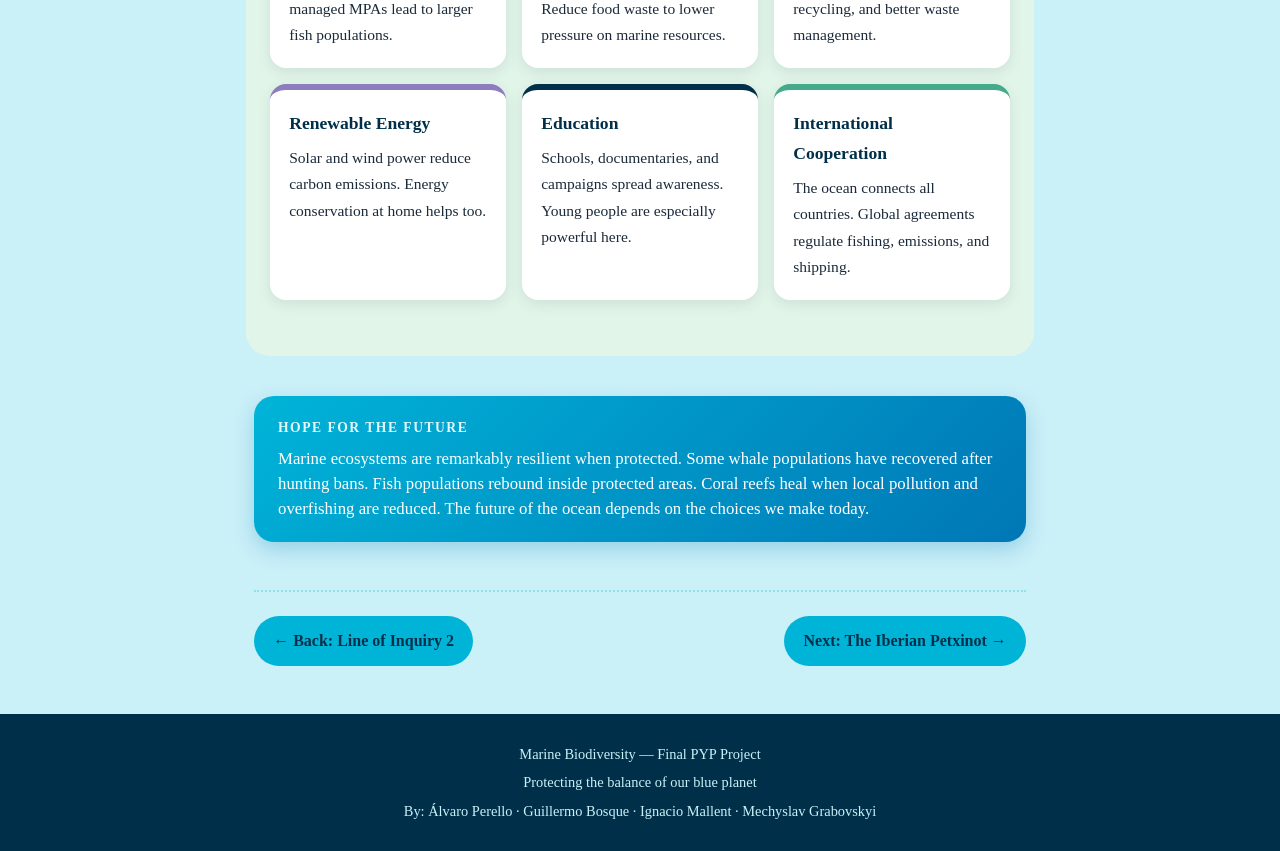
<file: line-of-inquiry-3.html>
<!DOCTYPE html>
<html lang="en">
<head>
  <meta charset="UTF-8" />
  <meta name="viewport" content="width=device-width, initial-scale=1.0" />
  <title>Line of Inquiry 3 — Human Impact and Conservation</title>
  <link rel="stylesheet" href="css/style.css" />
</head>
<body>
  <header class="site-header">
    <div class="site-header__inner">
      <h1 class="site-title">
        <a href="index.html">
          Marine Biodiversity
          <small>Protecting the Balance of Our Blue Planet</small>
        </a>
      </h1>
      <button class="nav-toggle" aria-expanded="false" aria-controls="main-nav">Menu</button>
      <nav class="main-nav" id="main-nav" aria-label="Main">
        <ul>
          <li><a href="index.html">Home</a></li>
          <li><a href="line-of-inquiry-1.html">Line 1</a></li>
          <li><a href="line-of-inquiry-2.html">Line 2</a></li>
          <li><a href="line-of-inquiry-3.html">Line 3</a></li>
          <li><a href="petxinot.html">Petxinot</a></li>
          <li><a href="help.html">How to Help</a></li>
        </ul>
      </nav>
    </div>
  </header>
  <div class="wave" aria-hidden="true"></div>

  <section class="page-intro">
    <h1>Our Third Line of Inquiry</h1>
    <p>The impact of human activity on the oceans — and how we can promote their conservation.</p>
  </section>

  <main>
    <p class="pull-quote">
      Humans have changed the oceans more in two centuries than in almost
      any other period of history.
    </p>

    <p>
      The ocean covers more than 70% of Earth's surface and supports millions
      of species, yet it is increasingly threatened by pollution, climate
      change, overfishing, habitat destruction, and industrial development.
      Because marine ecosystems are deeply interconnected, damage in one
      area spreads across entire food webs and affects both wildlife and
      human societies.
    </p>

    <div class="stat-strip">
      <div class="stat">
        <span class="stat-number">~50%</span>
        <span class="stat-label">of our oxygen made by the ocean</span>
      </div>
      <div class="stat">
        <span class="stat-number">30%</span>
        <span class="stat-label">of our CO₂ absorbed by the ocean</span>
      </div>
      <div class="stat">
        <span class="stat-number">90%</span>
        <span class="stat-label">of extra heat absorbed by the ocean</span>
      </div>
      <div class="stat">
        <span class="stat-number">37.7%</span>
        <span class="stat-label">of fish stocks now overfished</span>
      </div>
    </div>

    <section class="band band--pink">
      <h2>
        <svg class="icon" viewBox="0 0 24 24" fill="none" stroke="currentColor" stroke-width="2.5" stroke-linecap="round" aria-hidden="true"><path d="M14 4v8a5 5 0 11-10 0M14 4a2 2 0 014 0"/></svg>
        Overfishing and the Collapse of Food Webs
      </h2>
      <p>
        Modern industrial fishing has dramatically increased the amount of
        marine life removed from the sea. Sonar, giant nets, and factory
        ships catch enormous quantities of fish in very short times.
      </p>
      <p>
        When fish are removed faster than they can reproduce, populations
        collapse. Some species — like <strong>Atlantic cod</strong> in parts
        of the North Atlantic — declined so severely that whole fisheries
        collapsed.
      </p>

      <div class="did-you-know">
        <p>
          Bottom trawling drags heavy nets across the seafloor — destroying
          coral reefs, sponge gardens, and other fragile habitats. It's like
          cutting down a whole forest just to catch a few animals living in
          it.
        </p>
      </div>

      <p>
        Many species also die accidentally as <strong>bycatch</strong> —
        sea turtles, dolphins, seabirds, and juvenile fish. Sustainable
        fishing practices like catch limits, protected breeding seasons,
        selective gear, and marine protected areas can help populations
        recover.
      </p>
    </section>

    <h2>
      <svg class="icon" viewBox="0 0 24 24" fill="currentColor" aria-hidden="true"><path d="M5 4h14l-1 16H6L5 4zm3 2v2h8V6H8z"/></svg>
      Plastic Pollution and Marine Waste
    </h2>
    <p>
      Every year, around <strong>8 million tons</strong> of plastic enter
      marine environments through rivers, beaches, storm drains, and ships.
      Plastics are especially dangerous because they can remain in the
      environment for hundreds of years without fully decomposing.
    </p>

    <div class="topic-grid topic-grid--2up">
      <article class="topic topic--coral">
        <h3>Big plastic items</h3>
        <p>Trap marine animals. Sea turtles mistake plastic bags for jellyfish; seabirds swallow bottle caps.</p>
      </article>
      <article class="topic topic--plum">
        <h3>Microplastics</h3>
        <p>Sunlight and waves break plastic into tiny pieces. They are now found from beaches to deep-sea trenches — and inside seafood we eat.</p>
      </article>
      <article class="topic topic--sun">
        <h3>Oil spills</h3>
        <p>Coat marine animals and shorelines with toxic chemicals that take years to clean up.</p>
      </article>
      <article class="topic topic--mint">
        <h3>Dead zones</h3>
        <p>Fertilizer runoff causes algae blooms. When algae die, oxygen drops and very little life can survive.</p>
      </article>
    </div>

    <h2>
      <svg class="icon" viewBox="0 0 24 24" fill="currentColor" aria-hidden="true"><path d="M12 2C9 6 7 9 7 13a5 5 0 0010 0c0-2-1-3-2-4 0 2-1 3-2 3 0-3-1-7-1-10z"/></svg>
      Climate Change and Ocean Warming
    </h2>
    <p>
      Climate change is transforming marine ecosystems on a global scale.
      Burning fossil fuels releases carbon dioxide into the atmosphere. The
      ocean absorbs around 90% of the excess heat caused by global warming
      and about 30% of CO₂ emissions.
    </p>
    <p>
      As ocean temperatures rise, many marine species are forced to migrate
      toward cooler waters. Some species cannot adapt quickly enough.
    </p>

    <div class="did-you-know">
      <p>
        <strong>Coral bleaching</strong>: when water gets too hot, corals
        expel the algae living inside them, turn white, and weaken. If
        stress continues, they die. Coral reefs support around 25% of all
        marine species — so reef loss affects entire ecosystems.
      </p>
    </div>

    <h2>
      <svg class="icon" viewBox="0 0 24 24" fill="currentColor" aria-hidden="true"><path d="M12 2C8 8 4 13 4 16a8 8 0 0016 0c0-3-4-8-8-14z"/></svg>
      Ocean Acidification
    </h2>
    <p>
      When carbon dioxide dissolves in seawater, it forms carbonic acid,
      making the ocean more acidic. Over the last century, ocean acidity has
      increased by approximately <strong>30%</strong>.
    </p>
    <p>
      This weakens organisms that build shells or skeletons from calcium
      carbonate, including corals, oysters, mussels, plankton, and some
      algae. Because many food webs depend on these species, acidification
      could affect everything higher up the chain — including fish.
    </p>

    <h2>
      <svg class="icon" viewBox="0 0 24 24" fill="currentColor" aria-hidden="true"><path d="M3 22V12l9-8 9 8v10h-6v-6h-6v6H3z"/></svg>
      Habitat Destruction &amp; Invasive Species
    </h2>
    <p>
      Coastal development destroys many marine habitats. Coral reefs are
      damaged by tourism, dredging, pollution, and destructive fishing.
      Mangrove forests are cleared for shrimp farms, cities, and
      agriculture. Wetlands are drained for construction.
    </p>
    <p>
      Global shipping and trade spread <strong>invasive species</strong>.
      Organisms ride along in ballast water or stuck to ships' hulls, then
      enter new environments where they outcompete natives. An example is
      the invasive <strong>lionfish</strong> in the Atlantic Ocean.
    </p>

    <section class="band band--mint">
      <h2>
        <svg class="icon" viewBox="0 0 24 24" fill="currentColor" aria-hidden="true"><path d="M12 2a7 7 0 00-4 12.7V17a2 2 0 002 2h4a2 2 0 002-2v-2.3A7 7 0 0012 2zm-2 19h4v1a1 1 0 01-1 1h-2a1 1 0 01-1-1v-1z"/></svg>
        How We Can Promote Ocean Conservation
      </h2>
      <p>
        Although the threats facing the oceans are severe, there are many
        ways humans can help protect marine ecosystems and promote recovery.
      </p>

      <div class="topic-grid">
        <article class="topic topic--mint">
          <h3>Marine Protected Areas</h3>
          <p>Restrict harmful activities so ecosystems can recover. Well-managed MPAs lead to larger fish populations.</p>
        </article>
        <article class="topic topic--sun">
          <h3>Sustainable Seafood</h3>
          <p>Choose seafood from responsibly managed fisheries. Reduce food waste to lower pressure on marine resources.</p>
        </article>
        <article class="topic topic--coral">
          <h3>Reduce Plastic</h3>
          <p>Reusable bags, bottles, and containers. Beach cleanups, recycling, and better waste management.</p>
        </article>
        <article class="topic topic--plum">
          <h3>Renewable Energy</h3>
          <p>Solar and wind power reduce carbon emissions. Energy conservation at home helps too.</p>
        </article>
        <article class="topic topic--deep">
          <h3>Education</h3>
          <p>Schools, documentaries, and campaigns spread awareness. Young people are especially powerful here.</p>
        </article>
        <article class="topic topic--mint">
          <h3>International Cooperation</h3>
          <p>The ocean connects all countries. Global agreements regulate fishing, emissions, and shipping.</p>
        </article>
      </div>
    </section>

    <div class="takeaway">
      <strong>Hope for the Future</strong>
      <p>
        Marine ecosystems are remarkably resilient when protected. Some whale
        populations have recovered after hunting bans. Fish populations
        rebound inside protected areas. Coral reefs heal when local pollution
        and overfishing are reduced. The future of the ocean depends on the
        choices we make today.
      </p>
    </div>

    <nav class="page-nav" aria-label="Page">
      <a href="line-of-inquiry-2.html">← Back: Line of Inquiry 2</a>
      <a href="petxinot.html">Next: The Iberian Petxinot →</a>
    </nav>
  </main>

  <footer class="site-footer">
    <p>Marine Biodiversity — Final PYP Project</p>
    <p>Protecting the balance of our blue planet</p>
    <p>By: Álvaro Perello · Guillermo Bosque · Ignacio Mallent · Mechyslav Grabovskyi</p>
  </footer>

  <script src="js/main.js"></script>
</body>
</html>
</file>
<file: css/style.css>
:root {
  --deep: #003049;
  --mid: #0077b6;
  --bright: #00b4d8;
  --light: #90e0ef;
  --foam: #caf0f8;
  --sand: #fff8e7;
  --coral: #ef476f;
  --mint: #43aa8b;
  --sun: #f4a261;
  --plum: #8e7dbe;
  --text: #1b2a3a;
}

* {
  box-sizing: border-box;
}

html {
  scroll-behavior: smooth;
}

body {
  font-family: "Comic Sans MS", "Comic Sans", "Chalkboard SE", cursive;
  margin: 0;
  color: var(--text);
  background: var(--foam);
  line-height: 1.7;
}

a {
  color: var(--mid);
}

a:hover {
  color: var(--coral);
}

/* ===== Header ===== */
.site-header {
  background: linear-gradient(180deg, var(--deep) 0%, var(--mid) 100%);
  color: white;
  padding: 1.25rem 1.5rem;
  box-shadow: 0 4px 12px rgba(0, 0, 0, 0.15);
  position: sticky;
  top: 0;
  z-index: 10;
}

.site-header__inner {
  max-width: 1100px;
  margin: 0 auto;
  display: flex;
  align-items: center;
  justify-content: space-between;
  gap: 1rem;
  flex-wrap: wrap;
}

.site-title {
  margin: 0;
  font-size: 1.25rem;
  letter-spacing: 0.5px;
}

.site-title a {
  color: white;
  text-decoration: none;
}

.site-title small {
  display: block;
  font-size: 0.8rem;
  font-weight: normal;
  opacity: 0.85;
  margin-top: 0.15rem;
}

/* ===== Nav ===== */
.nav-toggle {
  display: none;
  background: rgba(255, 255, 255, 0.15);
  border: 2px solid white;
  color: white;
  font-family: inherit;
  font-size: 1rem;
  padding: 0.4rem 0.8rem;
  border-radius: 8px;
  cursor: pointer;
}

.main-nav ul {
  list-style: none;
  margin: 0;
  padding: 0;
  display: flex;
  flex-wrap: wrap;
  gap: 0.4rem;
}

.main-nav a {
  display: inline-block;
  padding: 0.5rem 0.9rem;
  color: white;
  text-decoration: none;
  border-radius: 999px;
  background: rgba(255, 255, 255, 0.12);
  font-size: 0.95rem;
  transition: background 0.2s ease, transform 0.1s ease;
}

.main-nav a:hover,
.main-nav a.active {
  background: var(--bright);
  color: var(--deep);
  transform: translateY(-1px);
}

/* ===== Wave divider ===== */
.wave {
  display: block;
  width: 100%;
  height: 50px;
  background: var(--mid);
  -webkit-mask: url("data:image/svg+xml;utf8,<svg xmlns='http://www.w3.org/2000/svg' viewBox='0 0 1200 50' preserveAspectRatio='none'><path d='M0,25 C150,50 350,0 600,25 C850,50 1050,0 1200,25 L1200,50 L0,50 Z' fill='black'/></svg>") no-repeat center/100% 100%;
          mask: url("data:image/svg+xml;utf8,<svg xmlns='http://www.w3.org/2000/svg' viewBox='0 0 1200 50' preserveAspectRatio='none'><path d='M0,25 C150,50 350,0 600,25 C850,50 1050,0 1200,25 L1200,50 L0,50 Z' fill='black'/></svg>") no-repeat center/100% 100%;
}

/* ===== Hero ===== */
.hero {
  background: linear-gradient(135deg, var(--mid) 0%, var(--bright) 100%);
  color: white;
  padding: 3rem 1.5rem 4rem;
  text-align: center;
}

.hero h1 {
  margin: 0 0 0.75rem;
  font-size: 2.25rem;
  text-shadow: 0 2px 6px rgba(0, 0, 0, 0.2);
}

.hero p {
  max-width: 720px;
  margin: 0 auto;
  font-size: 1.1rem;
  opacity: 0.95;
}

/* ===== Page intro (smaller pages) ===== */
.page-intro {
  background: linear-gradient(135deg, var(--deep) 0%, var(--mid) 100%);
  color: white;
  padding: 2.25rem 1.5rem 2.5rem;
  text-align: center;
}

.page-intro h1 {
  margin: 0 0 0.5rem;
  font-size: 1.9rem;
}

.page-intro p {
  margin: 0 auto;
  max-width: 700px;
  opacity: 0.95;
}

/* ===== Main ===== */
main {
  max-width: 820px;
  margin: 0 auto;
  padding: 2.5rem 1.5rem 3rem;
}

main h2 {
  color: var(--deep);
  margin-top: 2.5rem;
  border-bottom: 3px dotted var(--bright);
  padding-bottom: 0.3rem;
}

main h3 {
  color: var(--mid);
  margin-top: 1.8rem;
}

main p {
  margin: 0.9rem 0;
}

main ul {
  padding-left: 1.4rem;
}

main ul li {
  margin: 0.4rem 0;
}

.lead {
  font-size: 1.1rem;
  color: var(--deep);
  background: white;
  border-left: 6px solid var(--bright);
  padding: 1rem 1.25rem;
  border-radius: 0 12px 12px 0;
  margin: 1.5rem 0 2rem;
  box-shadow: 0 2px 8px rgba(0, 119, 182, 0.1);
}

/* ===== Icon next to headings ===== */
main h2 .icon,
main h3 .icon {
  display: inline-block;
  width: 1.3em;
  height: 1.3em;
  vertical-align: -0.25em;
  margin-right: 0.35rem;
  color: var(--bright);
}

main h3 .icon { color: var(--mid); }

/* ===== Stat strip ===== */
.stat-strip {
  display: grid;
  grid-template-columns: repeat(auto-fit, minmax(140px, 1fr));
  gap: 1rem;
  margin: 2rem 0 2.5rem;
}

.stat-strip--3up {
  grid-template-columns: repeat(3, 1fr);
}

@media (max-width: 560px) {
  .stat-strip--3up {
    grid-template-columns: repeat(2, 1fr);
  }
}

.stat {
  background: linear-gradient(135deg, var(--bright), var(--mid));
  color: white;
  border-radius: 20px;
  padding: 1.2rem 1rem;
  text-align: center;
  box-shadow: 0 6px 16px rgba(0, 119, 182, 0.25);
  transform: rotate(-1deg);
  transition: transform 0.2s ease;
}

.stat:nth-child(2n) {
  transform: rotate(1deg);
  background: linear-gradient(135deg, var(--mid), var(--deep));
}

.stat:nth-child(3n) {
  background: linear-gradient(135deg, var(--coral), #c1346b);
}

.stat:nth-child(5n) {
  background: linear-gradient(135deg, var(--mint), #2e7d6b);
}

.stat:hover {
  transform: rotate(0) scale(1.04);
}

.stat-number {
  font-size: 2.1rem;
  font-weight: bold;
  display: block;
  line-height: 1.1;
  margin-bottom: 0.3rem;
}

.stat-label {
  font-size: 0.92rem;
  opacity: 0.95;
  line-height: 1.3;
}

/* ===== "Did you know?" speech bubble ===== */
.did-you-know {
  background: #fffbe6;
  border: 3px dashed var(--sun);
  border-radius: 20px;
  padding: 1.6rem 1.3rem 1.2rem;
  margin: 2rem 0;
  position: relative;
}

.did-you-know::before {
  content: "Did you know?";
  position: absolute;
  top: -0.9rem;
  left: 1.5rem;
  background: var(--sun);
  color: white;
  padding: 0.2rem 0.95rem;
  border-radius: 999px;
  font-size: 0.95rem;
  font-weight: bold;
}

.did-you-know p {
  margin: 0;
}

/* ===== Pull quote ===== */
.pull-quote {
  font-size: 1.35rem;
  line-height: 1.45;
  color: var(--deep);
  text-align: center;
  padding: 1.5rem 2.2rem 1.8rem;
  margin: 2rem auto;
  max-width: 32em;
  position: relative;
}

.pull-quote::before,
.pull-quote::after {
  position: absolute;
  font-size: 3rem;
  line-height: 1;
  color: var(--bright);
}

.pull-quote::before {
  content: "“";
  top: -0.3rem;
  left: 0.2rem;
}

.pull-quote::after {
  content: "”";
  bottom: -0.6rem;
  right: 0.2rem;
}

/* ===== Topic cards (color-coded) ===== */
.topic-grid {
  display: grid;
  grid-template-columns: repeat(auto-fit, minmax(220px, 1fr));
  gap: 1rem;
  margin: 1.5rem 0;
}

.topic-grid--2up {
  grid-template-columns: repeat(2, 1fr);
}

@media (max-width: 560px) {
  .topic-grid--2up {
    grid-template-columns: 1fr;
  }
}

.topic {
  background: white;
  border-radius: 16px;
  padding: 1.2rem;
  box-shadow: 0 4px 14px rgba(0, 48, 73, 0.1);
  border-top: 6px solid var(--bright);
  transition: transform 0.2s ease, box-shadow 0.2s ease;
}

.topic:hover {
  transform: translateY(-4px) rotate(-0.4deg);
  box-shadow: 0 8px 22px rgba(0, 48, 73, 0.18);
}

.topic .topic-icon {
  width: 2.4rem;
  height: 2.4rem;
  color: var(--mid);
  display: block;
  margin-bottom: 0.4rem;
}

.topic h3 {
  margin: 0 0 0.4rem;
  color: var(--deep);
  font-size: 1.1rem;
}

.topic p {
  margin: 0;
  font-size: 0.97rem;
}

.topic--coral { border-top-color: var(--coral); }
.topic--coral .topic-icon { color: var(--coral); }
.topic--mint { border-top-color: var(--mint); }
.topic--mint .topic-icon { color: var(--mint); }
.topic--sun { border-top-color: var(--sun); }
.topic--sun .topic-icon { color: var(--sun); }
.topic--plum { border-top-color: var(--plum); }
.topic--plum .topic-icon { color: var(--plum); }
.topic--deep { border-top-color: var(--deep); }
.topic--deep .topic-icon { color: var(--deep); }

/* ===== Section bands (alternating backgrounds) ===== */
.band {
  margin: 2.5rem -0.5rem;
  padding: 0.5rem 1.5rem 2rem;
  border-radius: 24px;
}

.band--mint { background: #e2f5e9; }
.band--sand { background: #fff4d6; }
.band--pink { background: #ffe5ec; }
.band--lavender { background: #ece5ff; }
.band--foam { background: var(--foam); }

/* ===== On-page TOC / chips ===== */
.chips {
  display: flex;
  flex-wrap: wrap;
  gap: 0.5rem;
  margin: 1.2rem 0 2rem;
}

.chip {
  background: white;
  color: var(--deep);
  padding: 0.45rem 1rem;
  border-radius: 999px;
  text-decoration: none;
  border: 2px solid var(--bright);
  font-size: 0.95rem;
  transition: all 0.2s ease;
}

.chip:hover {
  background: var(--bright);
  transform: translateY(-2px);
}

/* ===== Key takeaway box ===== */
.takeaway {
  background: linear-gradient(135deg, var(--bright), var(--mid));
  color: white;
  border-radius: 20px;
  padding: 1.3rem 1.5rem;
  margin: 2rem 0;
  box-shadow: 0 8px 20px rgba(0, 119, 182, 0.25);
}

.takeaway strong {
  display: block;
  font-size: 0.85rem;
  text-transform: uppercase;
  letter-spacing: 1.5px;
  opacity: 0.9;
  margin-bottom: 0.4rem;
}

.takeaway p {
  margin: 0;
  font-size: 1.05rem;
  line-height: 1.5;
}

/* ===== Step list (numbered, big) ===== */
.steps {
  list-style: none;
  padding: 0;
  margin: 1.5rem 0;
  counter-reset: step;
}

.steps li {
  position: relative;
  background: white;
  border-radius: 14px;
  padding: 1rem 1.1rem 1rem 3.5rem;
  margin-bottom: 0.7rem;
  box-shadow: 0 3px 10px rgba(0, 48, 73, 0.08);
  counter-increment: step;
}

.steps li::before {
  content: counter(step);
  position: absolute;
  left: 0.8rem;
  top: 50%;
  transform: translateY(-50%);
  width: 2rem;
  height: 2rem;
  background: var(--bright);
  color: var(--deep);
  border-radius: 50%;
  display: flex;
  align-items: center;
  justify-content: center;
  font-weight: bold;
  font-size: 1.05rem;
}

/* ===== Decorative section heading underline wiggle ===== */
main h2 {
  position: relative;
}

.callout {
  background: white;
  border: 2px dashed var(--bright);
  border-radius: 12px;
  padding: 1rem 1.25rem;
  margin: 1.5rem 0;
}

/* ===== Figures (images with captions) ===== */
.figure {
  margin: 1.8rem 0;
  background: white;
  border-radius: 14px;
  overflow: hidden;
  box-shadow: 0 4px 14px rgba(0, 48, 73, 0.12);
}

.figure img {
  display: block;
  width: 100%;
  height: auto;
  padding: 1rem 1.1rem;
  box-sizing: border-box;
}

.figure figcaption {
  padding: 0.9rem 1.1rem 1.1rem;
  background: var(--foam);
  color: var(--deep);
  font-size: 0.95rem;
  border-top: 3px solid var(--bright);
}

.figure-row {
  display: grid;
  grid-template-columns: repeat(auto-fit, minmax(260px, 1fr));
  gap: 1rem;
  margin: 1.8rem 0;
}

.figure-row .figure {
  margin: 0;
  display: flex;
  flex-direction: column;
}

.figure-row .figure img {
  flex: 1 1 auto;
  min-height: 0;
  object-fit: contain;
}

/* ===== Cards (for Petxinot & Help pages) ===== */
.card-grid {
  display: grid;
  grid-template-columns: repeat(auto-fit, minmax(260px, 1fr));
  gap: 1rem;
  margin: 1.5rem 0;
}

.card {
  background: white;
  border-radius: 14px;
  padding: 1.1rem 1.2rem;
  box-shadow: 0 4px 14px rgba(0, 48, 73, 0.1);
  border-top: 5px solid var(--bright);
}

.card h3 {
  margin: 0 0 0.4rem;
  color: var(--deep);
}

/* ===== Document / download link ===== */
.doc-link {
  display: inline-block;
  background: white;
  border: 2px solid var(--bright);
  border-radius: 12px;
  padding: 0.75rem 1.1rem;
  text-decoration: none;
  color: var(--deep);
  margin: 1rem 0;
  transition: background 0.2s ease, transform 0.1s ease;
}

.doc-link:hover {
  background: var(--bright);
  color: var(--deep);
  transform: translateY(-1px);
}

.doc-link strong {
  display: block;
  color: var(--mid);
}

/* ===== Page nav (next/prev) ===== */
.page-nav {
  display: flex;
  justify-content: space-between;
  gap: 1rem;
  margin-top: 3rem;
  padding-top: 1.5rem;
  border-top: 2px dotted var(--light);
  flex-wrap: wrap;
}

.page-nav a {
  background: var(--bright);
  color: var(--deep);
  padding: 0.7rem 1.2rem;
  border-radius: 999px;
  text-decoration: none;
  font-weight: bold;
  transition: background 0.2s ease;
}

.page-nav a:hover {
  background: var(--mid);
  color: white;
}

/* ===== Footer ===== */
.site-footer {
  background: var(--deep);
  color: var(--foam);
  text-align: center;
  padding: 1.5rem 1rem;
  font-size: 0.9rem;
}

.site-footer p {
  margin: 0.25rem 0;
}

/* ===== Responsive ===== */
@media (max-width: 760px) {
  .nav-toggle {
    display: inline-block;
  }

  .main-nav {
    flex-basis: 100%;
    display: none;
  }

  .main-nav.open {
    display: block;
  }

  .main-nav ul {
    flex-direction: column;
    margin-top: 0.75rem;
  }

  .main-nav a {
    display: block;
    text-align: center;
  }

  .hero h1 {
    font-size: 1.7rem;
  }

  .page-intro h1 {
    font-size: 1.5rem;
  }
}
</file>
